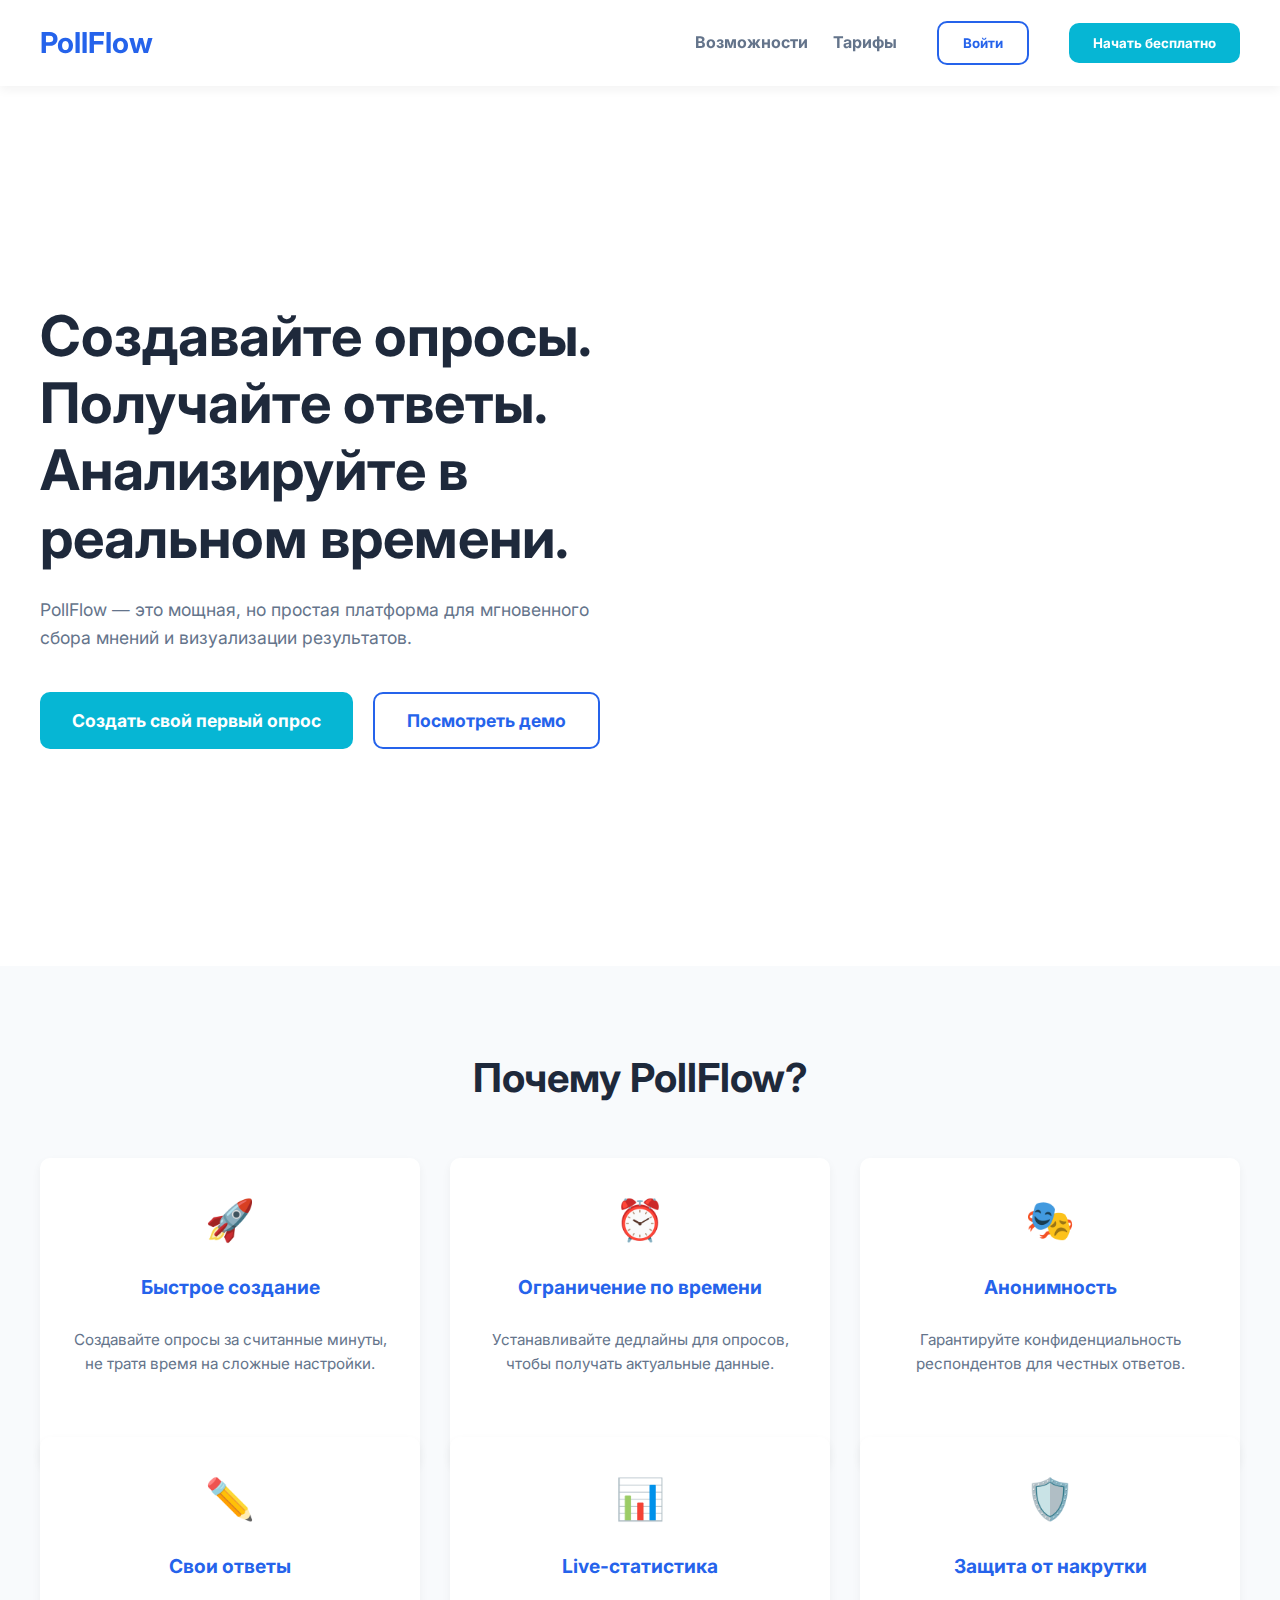
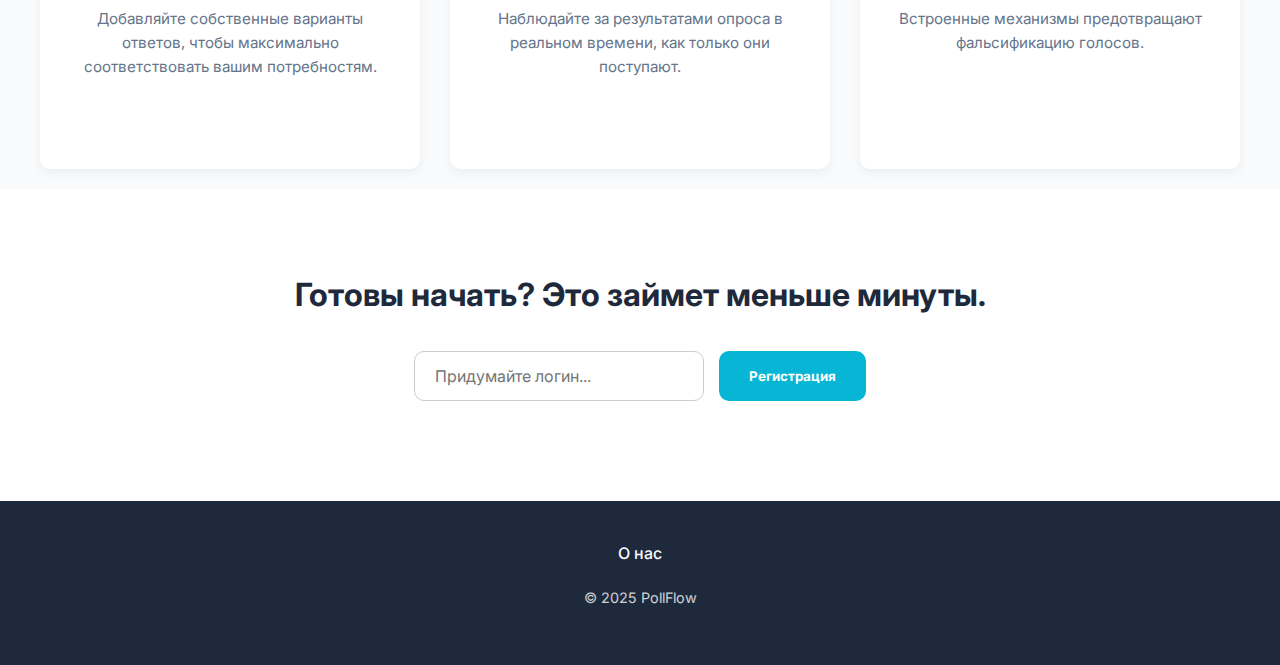
<file: index.html>
<!DOCTYPE html>
<html lang="ru">
<head>
    <meta charset="UTF-8">
    <meta name="viewport" content="width=device-width, initial-scale=1.0">
    <title>PollFlow - Создавайте опросы. Получайте ответы.</title>
    <link rel="stylesheet" href="style.css">
    <link href="https://fonts.googleapis.com/css2?family=Inter:wght@400;700&display=swap" rel="stylesheet">
</head>
<body>

    <header>
        <nav class="navbar">
            <div class="logo">
                <span class="logo-text">PollFlow</span>
            </div>
            <ul class="nav-links">
                <li><a href="#features">Возможности</a></li>
                <li><a href="#tariffs">Тарифы</a></li> 
                <li><button class="btn btn-outline">Войти</button></li>
                <li><button class="btn btn-primary">Начать бесплатно</button></li>
            </ul>
        </nav>
    </header>

    <main>
        <section class="hero-section">
            <div class="hero-content">
                <h1>Создавайте опросы. Получайте ответы. Анализируйте в реальном времени.</h1>
                <p class="subtitle">PollFlow — это мощная, но простая платформа для мгновенного сбора мнений и визуализации результатов.</p>
                <div class="hero-cta">
                    <button class="btn btn-primary btn-large">Создать свой первый опрос</button>
                    <button class="btn btn-outline btn-large">Посмотреть демо</button>
                </div>
            </div>
            </div>
        </section>

        <section id="features" class="features-section">
            <h2>Почему PollFlow?</h2>
            <div class="features-grid">
                <div class="feature-card">
                    <span class="feature-emoji">🚀</span>
                    <h3>Быстрое создание</h3>
                    <p>Создавайте опросы за считанные минуты, не тратя время на сложные настройки.</p>
                </div>
                <div class="feature-card">
                    <span class="feature-emoji">⏰</span>
                    <h3>Ограничение по времени</h3>
                    <p>Устанавливайте дедлайны для опросов, чтобы получать актуальные данные.</p>
                </div>
                <div class="feature-card">
                    <span class="feature-emoji">🎭</span>
                    <h3>Анонимность</h3>
                    <p>Гарантируйте конфиденциальность респондентов для честных ответов.</p>
                </div>
                <div class="feature-card">
                    <span class="feature-emoji">✏️</span>
                    <h3>Свои ответы</h3>
                    <p>Добавляйте собственные варианты ответов, чтобы максимально соответствовать вашим потребностям.</p>
                </div>
                <div class="feature-card">
                    <span class="feature-emoji">📊</span>
                    <h3>Live-статистика</h3>
                    <p>Наблюдайте за результатами опроса в реальном времени, как только они поступают.</p>
                </div>
                <div class="feature-card">
                    <span class="feature-emoji">🛡️</span>
                    <h3>Защита от накрутки</h3>
                    <p>Встроенные механизмы предотвращают фальсификацию голосов.</p>
                </div>
            </div>
        </section>

        <section class="cta-section">
            <div class="cta-content">
                <h3>Готовы начать? Это займет меньше минуты.</h3>
                <div class="registration-form">
                    <input type="text" placeholder="Придумайте логин...">
                    <button class="btn btn-primary">Регистрация</button>
                </div>

            </div>
        </section>
    </main>

    <footer>
        <div class="footer-links">
            <a href="#">О нас</a>

        </div>
        <p class="copyright">&copy; 2025 PollFlow</p>
    </footer>

</body>
</html>
</file>
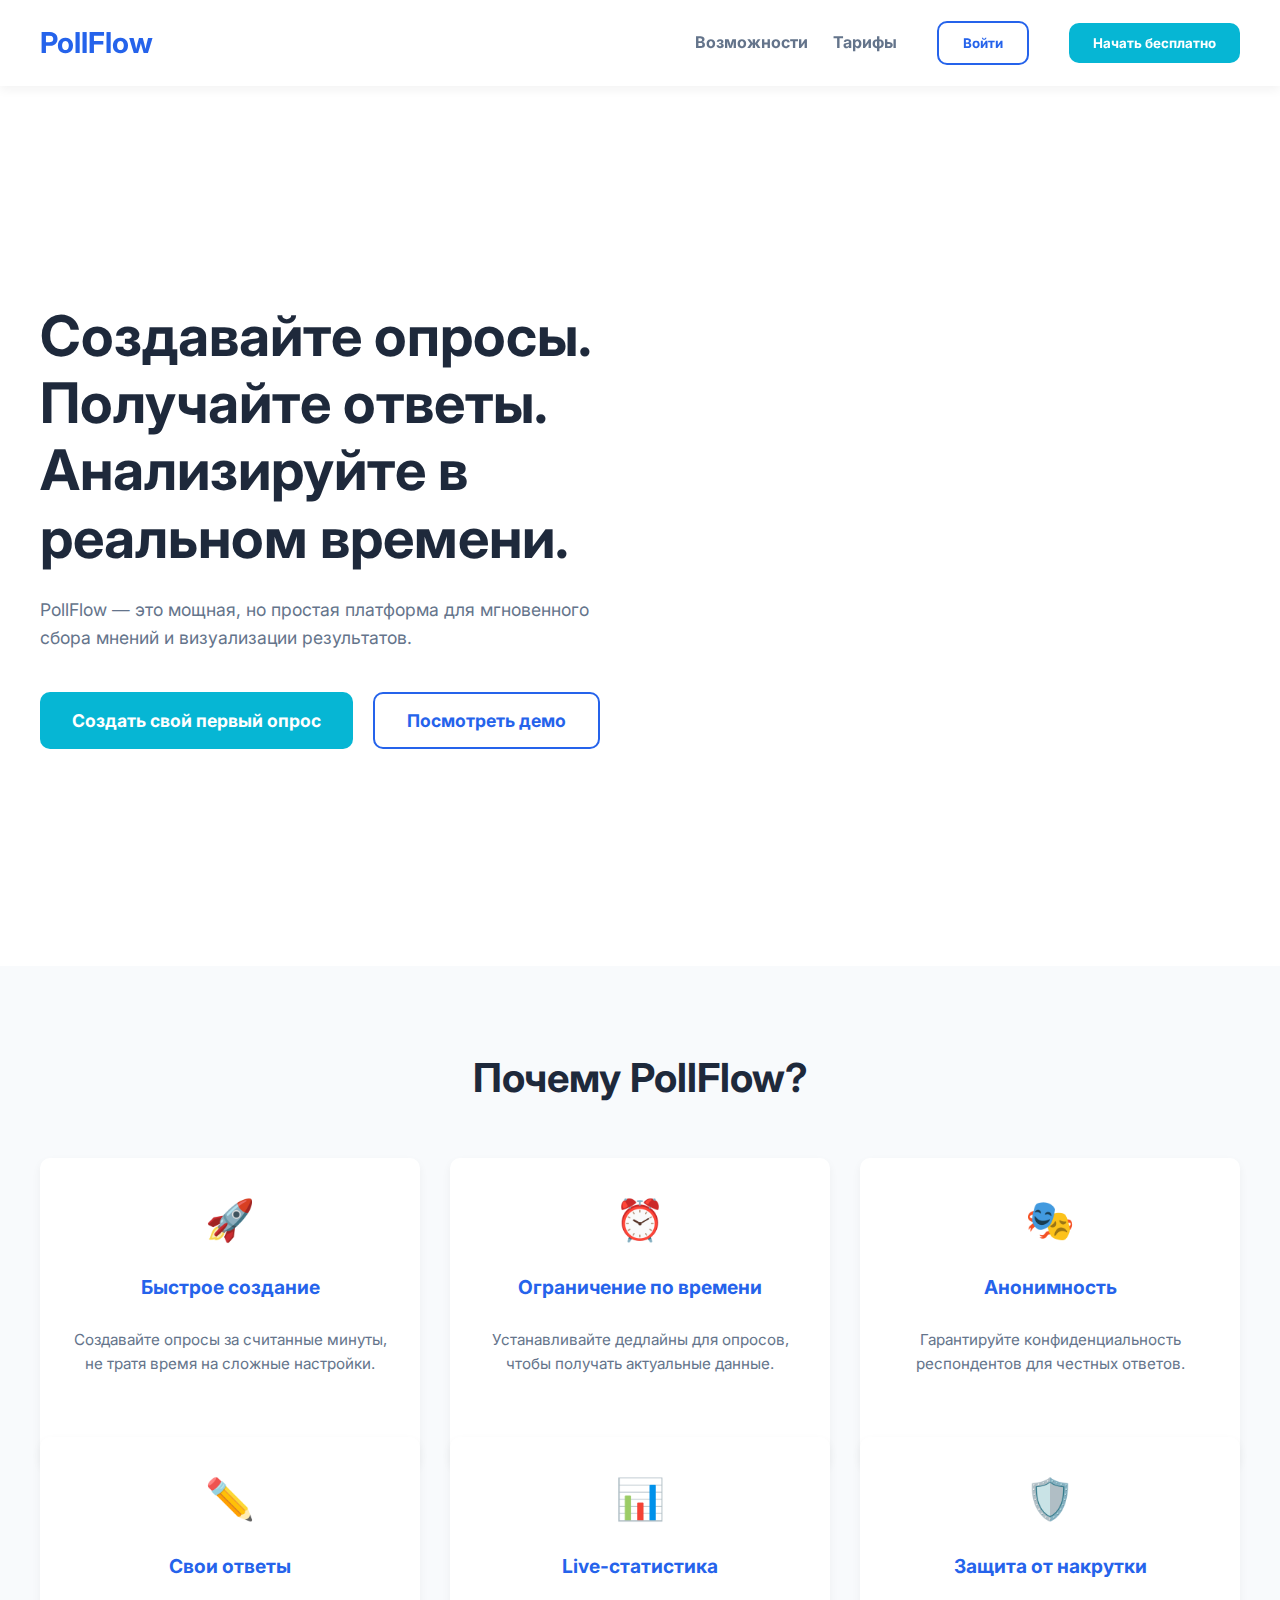
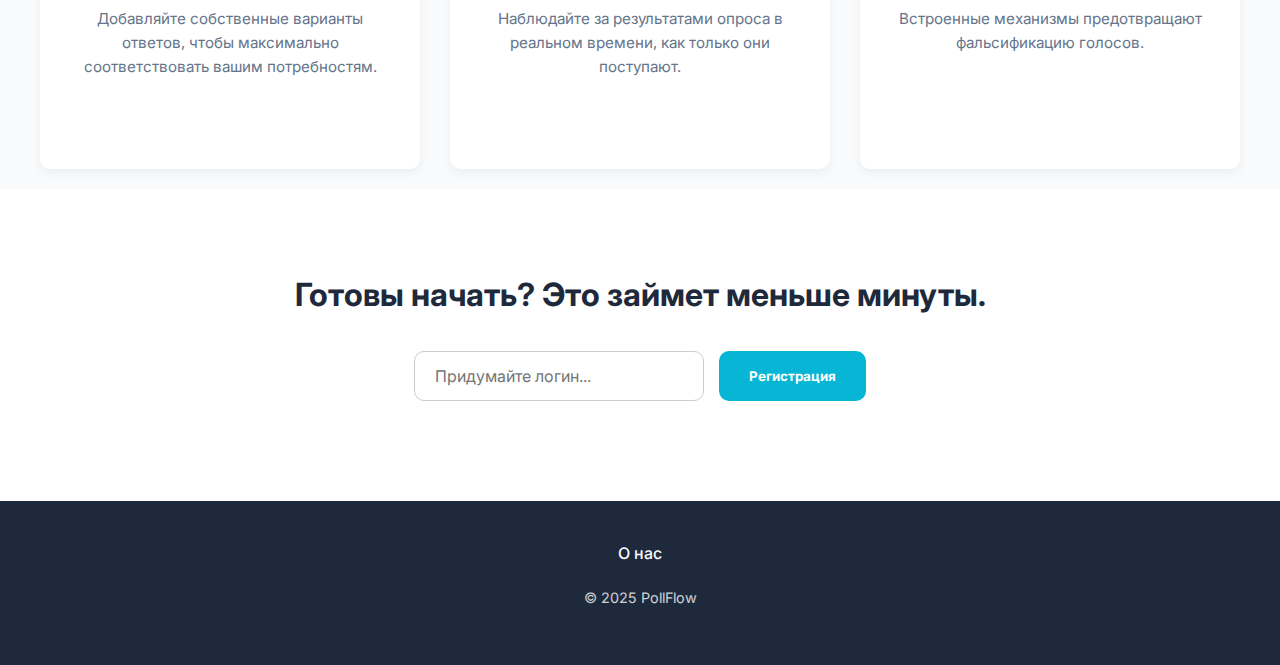
<file: templates/index.html>
<!DOCTYPE html>
<html lang="ru">
<head>
    <meta charset="UTF-8">
    <meta name="viewport" content="width=device-width, initial-scale=1.0">
    <title>PollFlow - Создавайте опросы. Получайте ответы.</title>
    <link rel="stylesheet" href="../static/css/style.css">
    <link href="https://fonts.googleapis.com/css2?family=Inter:wght@400;700&display=swap" rel="stylesheet">
</head>
<body>

    <header>
        <nav class="navbar">
            <div class="logo">
                <span class="logo-text">PollFlow</span>
            </div>
            <ul class="nav-links">
                <li><a href="#features">Возможности</a></li>
                <li><a href="#tariffs">Тарифы</a></li> 
                <li><button class="btn btn-outline">Войти</button></li>
                <li><button class="btn btn-primary">Начать бесплатно</button></li>
            </ul>
        </nav>
    </header>

    <main>
        <section class="hero-section">
            <div class="hero-content">
                <h1>Создавайте опросы. Получайте ответы. Анализируйте в реальном времени.</h1>
                <p class="subtitle">PollFlow — это мощная, но простая платформа для мгновенного сбора мнений и визуализации результатов.</p>
                <div class="hero-cta">
                    <button class="btn btn-primary btn-large">Создать свой первый опрос</button>
                    <button class="btn btn-outline btn-large">Посмотреть демо</button>
                </div>
            </div>
            </div>
        </section>

        <section id="features" class="features-section">
            <h2>Почему PollFlow?</h2>
            <div class="features-grid">
                <div class="feature-card">
                    <span class="feature-emoji">🚀</span>
                    <h3>Быстрое создание</h3>
                    <p>Создавайте опросы за считанные минуты, не тратя время на сложные настройки.</p>
                </div>
                <div class="feature-card">
                    <span class="feature-emoji">⏰</span>
                    <h3>Ограничение по времени</h3>
                    <p>Устанавливайте дедлайны для опросов, чтобы получать актуальные данные.</p>
                </div>
                <div class="feature-card">
                    <span class="feature-emoji">🎭</span>
                    <h3>Анонимность</h3>
                    <p>Гарантируйте конфиденциальность респондентов для честных ответов.</p>
                </div>
                <div class="feature-card">
                    <span class="feature-emoji">✏️</span>
                    <h3>Свои ответы</h3>
                    <p>Добавляйте собственные варианты ответов, чтобы максимально соответствовать вашим потребностям.</p>
                </div>
                <div class="feature-card">
                    <span class="feature-emoji">📊</span>
                    <h3>Live-статистика</h3>
                    <p>Наблюдайте за результатами опроса в реальном времени, как только они поступают.</p>
                </div>
                <div class="feature-card">
                    <span class="feature-emoji">🛡️</span>
                    <h3>Защита от накрутки</h3>
                    <p>Встроенные механизмы предотвращают фальсификацию голосов.</p>
                </div>
            </div>
        </section>

        <section class="cta-section">
            <div class="cta-content">
                <h3>Готовы начать? Это займет меньше минуты.</h3>
                <div class="registration-form">
                    <input type="text" placeholder="Придумайте логин...">
                    <button class="btn btn-primary">Регистрация</button>
                </div>

            </div>
        </section>
    </main>

    <footer>
        <div class="footer-links">
            <a href="#">О нас</a>

        </div>
        <p class="copyright">&copy; 2025 PollFlow</p>
    </footer>

</body>
</html>
</file>
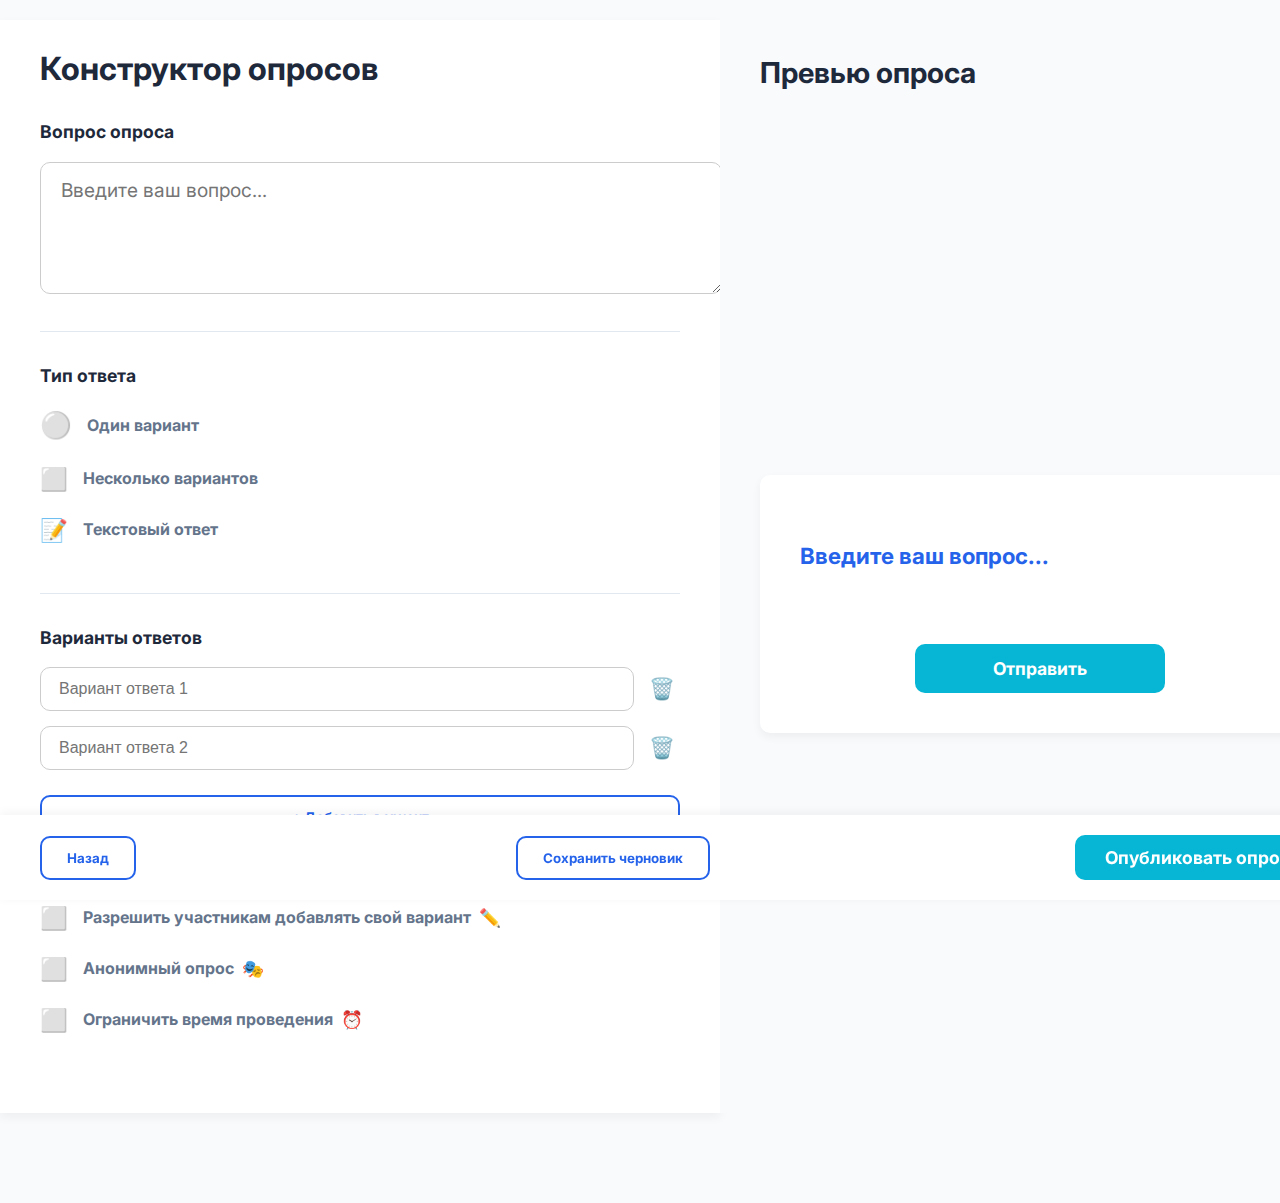
<file: constructor.html>
<!DOCTYPE html>
<html lang="ru">
<head>
    <meta charset="UTF-8">
    <meta name="viewport" content="width=device-width, initial-scale=1.0">
    <title>PollFlow - Конструктор опросов</title>
    <link rel="stylesheet" href="style.css"> 
    <link rel="stylesheet" href="dashboard.css"> 
    <link rel="stylesheet" href="constructor.css"> 
    <link href="https://fonts.googleapis.com/css2?family=Inter:wght@400;700&display=swap" rel="stylesheet">
</head>
<body>

    <div class="constructor-layout">

        <section class="settings-panel">
            <h1>Конструктор опросов</h1>

            <div class="setting-group">
                <label for="question-input">Вопрос опроса</label>
                <textarea id="question-input" placeholder="Введите ваш вопрос..."></textarea>
            </div>

            <div class="setting-group">
                <label>Тип ответа</label>
                <div class="radio-group">
                    <label class="radio-option">
                        <input type="radio" name="answer-type" value="single-choice" checked>
                        <span class="radio-icon">⚪️</span> Один вариант
                    </label>
                    <label class="radio-option">
                        <input type="radio" name="answer-type" value="multi-choice">
                        <span class="radio-icon">⬜️</span> Несколько вариантов
                    </label>
                    <label class="radio-option">
                        <input type="radio" name="answer-type" value="text-answer">
                        <span class="radio-icon">📝</span> Текстовый ответ
                    </label>
                </div>
            </div>

            <div class="setting-group">
                <label>Варианты ответов</label>
                <div class="answer-options">
                    <div class="option-input-row">
                        <input type="text" placeholder="Вариант ответа 1">
                        <button class="btn-icon delete-option-btn tooltip" title="Удалить">🗑️</button>
                    </div>
                    <div class="option-input-row">
                        <input type="text" placeholder="Вариант ответа 2">
                        <button class="btn-icon delete-option-btn tooltip" title="Удалить">🗑️</button>
                    </div>
                    <!-- JS -->
                </div>
                <button class="btn btn-outline btn-add-option">+ Добавить вариант</button>
            </div>

            <div class="setting-group">
                <label class="checkbox-label">
                    <input type="checkbox" class="setting-checkbox">
                    <span class="checkbox-icon">⬜️</span> Разрешить участникам добавлять свой вариант <span class="emoji-label">✏️</span>
                </label>
                <label class="checkbox-label">
                    <input type="checkbox" class="setting-checkbox">
                    <span class="checkbox-icon">⬜️</span> Анонимный опрос <span class="emoji-label">🎭</span>
                </label>
                <label class="checkbox-label">
                    <input type="checkbox" class="setting-checkbox" id="time-limit-checkbox">
                    <span class="checkbox-icon">⬜️</span> Ограничить время проведения <span class="emoji-label">⏰</span>
                </label>
                <div id="time-limit-input-group" class="time-limit-input-group" style="display: none;">
                    <input type="number" min="1" placeholder="Время в минутах">
                    <span>минут</span>
                </div>
            </div>
        </section>


        <section class="preview-panel">
            <h2>Превью опроса</h2>
            <div class="preview-content">
                <div class="preview-question">
                    <p>Введите ваш вопрос...</p>
                </div>
                <div class="preview-options">
                </div>
                <button class="btn btn-primary send-preview-btn">Отправить</button>
            </div>
        </section>

    </div>

    <footer class="action-footer">
        <button class="btn btn-outline btn-back">Назад</button>
        <button class="btn btn-outline">Сохранить черновик</button>
        <button class="btn btn-primary">Опубликовать опрос</button>
    </footer>
    <!-- <script src="constructor.js"></script> -->

</body>
</html>
</file>
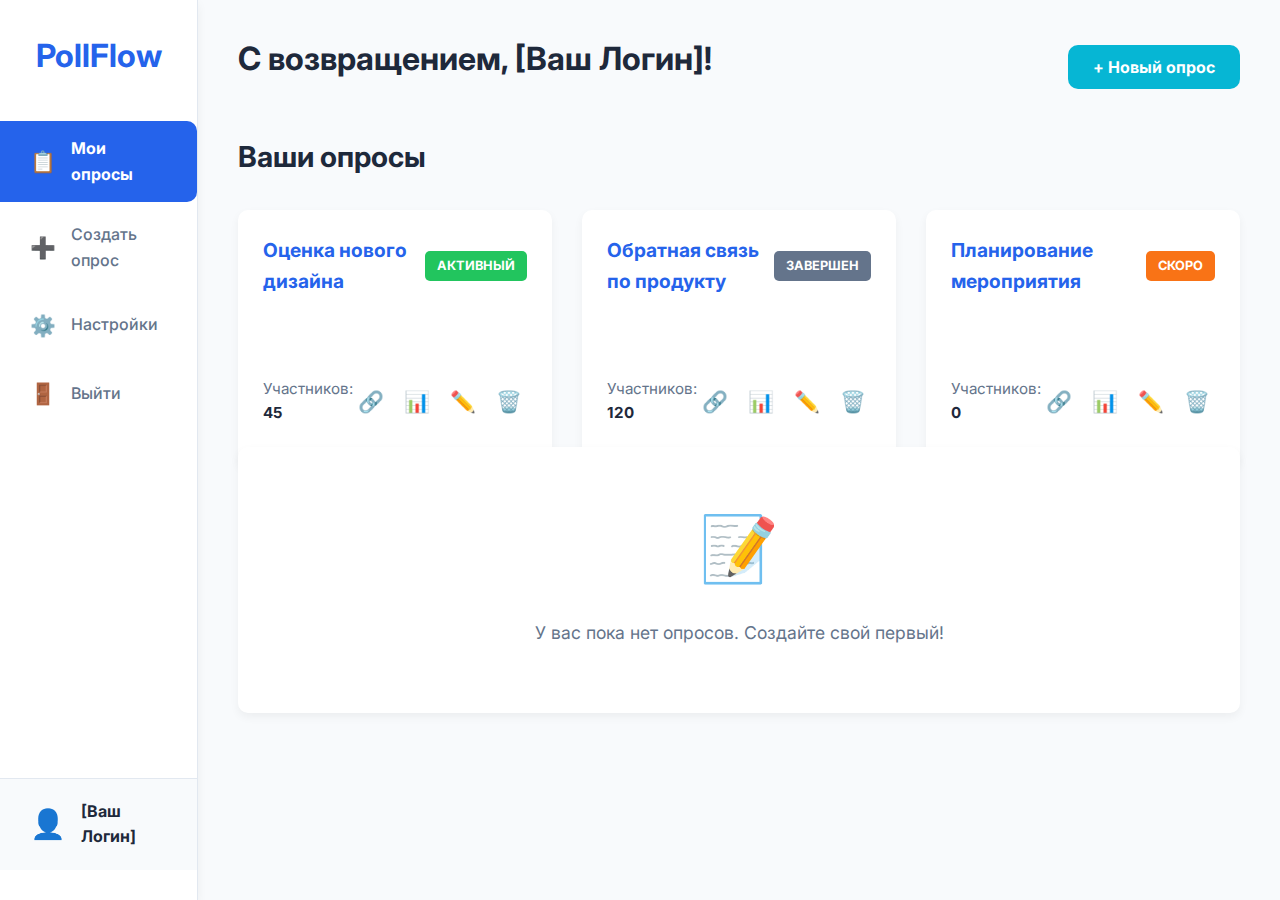
<file: dashboard.html>
<!DOCTYPE html>
<html lang="ru">
<head>
    <meta charset="UTF-8">
    <meta name="viewport" content="width=device-width, initial-scale=1.0">
    <title>PollFlow - Личный кабинет</title>
    <link rel="stylesheet" href="style.css"> 
    <link rel="stylesheet" href="dashboard.css"> 
    <link href="https://fonts.googleapis.com/css2?family=Inter:wght@400;700&display=swap" rel="stylesheet">
</head>
<body>

    <div class="dashboard-layout">

        <aside class="sidebar">
            <div class="sidebar-header">
                <span class="logo-text">PollFlow</span>
            </div>
            <nav class="sidebar-nav">
                <ul>
                    <li class="nav-item active"><a href="#"><span class="emoji-icon">📋</span> Мои опросы</a></li>
                    <li class="nav-item"><a href="#"><span class="emoji-icon">➕</span> Создать опрос</a></li>
                    <li class="nav-item"><a href="#"><span class="emoji-icon">⚙️</span> Настройки</a></li>
                    <li class="nav-item"><a href="#"><span class="emoji-icon">🚪</span> Выйти</a></li>
                </ul>
            </nav>
            <div class="sidebar-footer">
                <span class="avatar-placeholder">👤</span>
                <span class="user-login">[Ваш Логин]</span>
            </div>
        </aside>

        <main class="main-content">
            <div class="main-header">
                <h1>С возвращением, [Ваш Логин]!</h1>
                <button class="btn btn-primary btn-large">+ Новый опрос</button>
            </div>

            <section class="surveys-section">
                <h2>Ваши опросы</h2>
                <div class="surveys-grid">

                    <div class="survey-card">
                        <div class="card-header">
                            <h3 class="survey-title">Оценка нового дизайна</h3>
                            <span class="status-badge active">Активный</span>
                        </div>
                        <div class="card-body">
                            <p class="participants">Участников: <strong>45</strong></p>
                            <div class="actions">
                                <span class="icon-link tooltip" title="Скопировать ссылку">🔗</span>
                                <button class="icon-button tooltip" title="Статистика">📊</button>
                                <button class="icon-button tooltip" title="Редактировать">✏️</button>
                                <button class="icon-button tooltip" title="Удалить">🗑️</button>
                            </div>
                        </div>
                    </div>


                    <div class="survey-card">
                        <div class="card-header">
                            <h3 class="survey-title">Обратная связь по продукту</h3>
                            <span class="status-badge completed">Завершен</span>
                        </div>
                        <div class="card-body">
                            <p class="participants">Участников: <strong>120</strong></p>
                            <div class="actions">
                                <span class="icon-link tooltip" title="Скопировать ссылку">🔗</span>
                                <button class="icon-button tooltip" title="Статистика">📊</button>
                                <button class="icon-button tooltip" title="Редактировать">✏️</button>
                                <button class="icon-button tooltip" title="Удалить">🗑️</button>
                            </div>
                        </div>
                    </div>

 
                    <div class="survey-card">
                        <div class="card-header">
                            <h3 class="survey-title">Планирование мероприятия</h3>
                            <span class="status-badge upcoming">Скоро</span>
                        </div>
                        <div class="card-body">
                            <p class="participants">Участников: <strong>0</strong></p>
                            <div class="actions">
                                <span class="icon-link tooltip" title="Скопировать ссылку">🔗</span>
                                <button class="icon-button tooltip" title="Статистика">📊</button>
                                <button class="icon-button tooltip" title="Редактировать">✏️</button>
                                <button class="icon-button tooltip" title="Удалить">🗑️</button>
                            </div>
                        </div>
                    </div>

                    <div class="no-surveys-block">
                        <span class="no-surveys-icon">📝</span>
                        <p>У вас пока нет опросов. Создайте свой первый!</p>
                    </div>

                </div>
            </section>
        </main>
    </div>

</body>
</html>
</file>
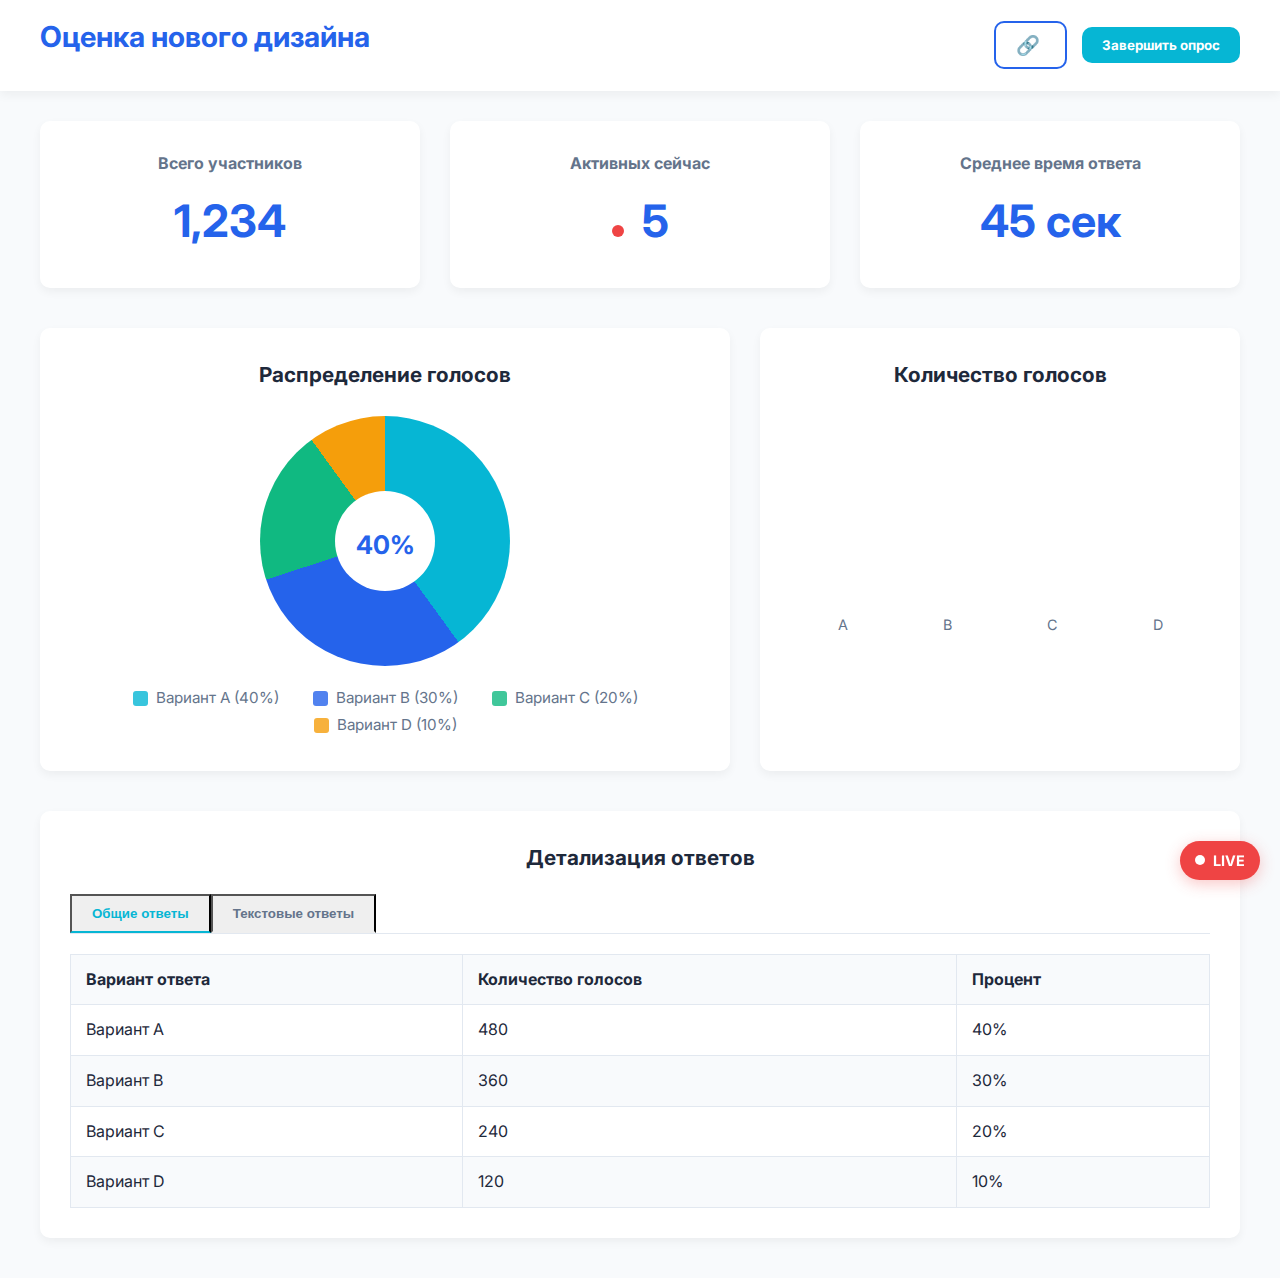
<file: results-dashboard.html>
<!DOCTYPE html>
<html lang="ru">
<head>
    <meta charset="UTF-8">
    <meta name="viewport" content="width=device-width, initial-scale=1.0">
    <title>PollFlow - Live Статистика</title>
    <link rel="stylesheet" href="style.css">
    <link rel="stylesheet" href="dashboard.css"> 
    <link rel="stylesheet" href="results-dashboard.css"> 
    <link href="https://fonts.googleapis.com/css2?family=Inter:wght@400;700&display=swap" rel="stylesheet">
</head>
<body>

    <header class="results-header">
        <h1 class="survey-title">Оценка нового дизайна</h1>
        <div class="header-actions">
            <button class="btn btn-outline tooltip" title="Поделиться ссылкой"><span class="emoji-icon">🔗</span></button>
            <button class="btn btn-primary">Завершить опрос</button>
        </div>
    </header>

    <main class="results-main">
        <section class="kpi-section">
            <div class="kpi-card">
                <h2>Всего участников</h2>
                <p class="kpi-value">1,234</p>
            </div>
            <div class="kpi-card">
                <h2>Активных сейчас</h2>
                <p class="kpi-value blinking">
                    <span class="live-dot"></span> 5
                </p>
            </div>
            <div class="kpi-card">
                <h2>Среднее время ответа</h2>
                <p class="kpi-value">45 сек</p>
            </div>
        </section>

        <section class="charts-section">
            <div class="chart-container pie-chart-container">
                <h3>Распределение голосов</h3>
                <div class="chart pie-chart">
                    <div class="chart-segment" style="--p:40;"></div>
                    <div class="chart-segment" style="--p:30;"></div>
                    <div class="chart-segment" style="--p:20;"></div>
                    <div class="chart-segment" style="--p:10;"></div>
                    <div class="chart-center">
                        <p>40%</p>
                    </div>
                </div>
                <div class="chart-legend">
                    <div class="legend-item"><span class="legend-color" style="background-color: var(--accent-cyan);"></span>Вариант A (40%)</div>
                    <div class="legend-item"><span class="legend-color" style="background-color: var(--primary-blue);"></span>Вариант B (30%)</div>
                    <div class="legend-item"><span class="legend-color" style="background-color: #10b981;"></span>Вариант C (20%)</div>
                    <div class="legend-item"><span class="legend-color" style="background-color: #f59e0b;"></span>Вариант D (10%)</div>
                </div>
            </div>

            <div class="chart-container bar-chart-container">
                <h3>Количество голосов</h3>
                <div class="chart bar-chart">
                    <div class="bar-group">
                        <div class="bar" style="height: 40%;"></div>
                        <div class="bar-label">A</div>
                    </div>
                    <div class="bar-group">
                        <div class="bar" style="height: 30%;"></div>
                        <div class="bar-label">B</div>
                    </div>
                    <div class="bar-group">
                        <div class="bar" style="height: 20%;"></div>
                        <div class="bar-label">C</div>
                    </div>
                    <div class="bar-group">
                        <div class="bar" style="height: 10%;"></div>
                        <div class="bar-label">D</div>
                    </div>
                </div>
            </div>
        </section>

        <section class="raw-data-section">
            <h2>Детализация ответов</h2>
            <div class="tabs">
                <button class="tab active">Общие ответы</button>
                <button class="tab">Текстовые ответы</button>
            </div>
            <div class="table-wrapper">
                <table>
                    <thead>
                        <tr>
                            <th>Вариант ответа</th>
                            <th>Количество голосов</th>
                            <th>Процент</th>
                        </tr>
                    </thead>
                    <tbody>
                        <tr>
                            <td>Вариант A</td>
                            <td>480</td>
                            <td>40%</td>
                        </tr>
                        <tr>
                            <td>Вариант B</td>
                            <td>360</td>
                            <td>30%</td>
                        </tr>
                        <tr>
                            <td>Вариант C</td>
                            <td>240</td>
                            <td>20%</td>
                        </tr>
                        <tr>
                            <td>Вариант D</td>
                            <td>120</td>
                            <td>10%</td>
                        </tr>
                    </tbody>
                </table>
            </div>
        </section>
    </main>

    <div class="live-indicator">
        <span class="live-dot pulsating"></span> LIVE
    </div>

</body>
</html>
</file>
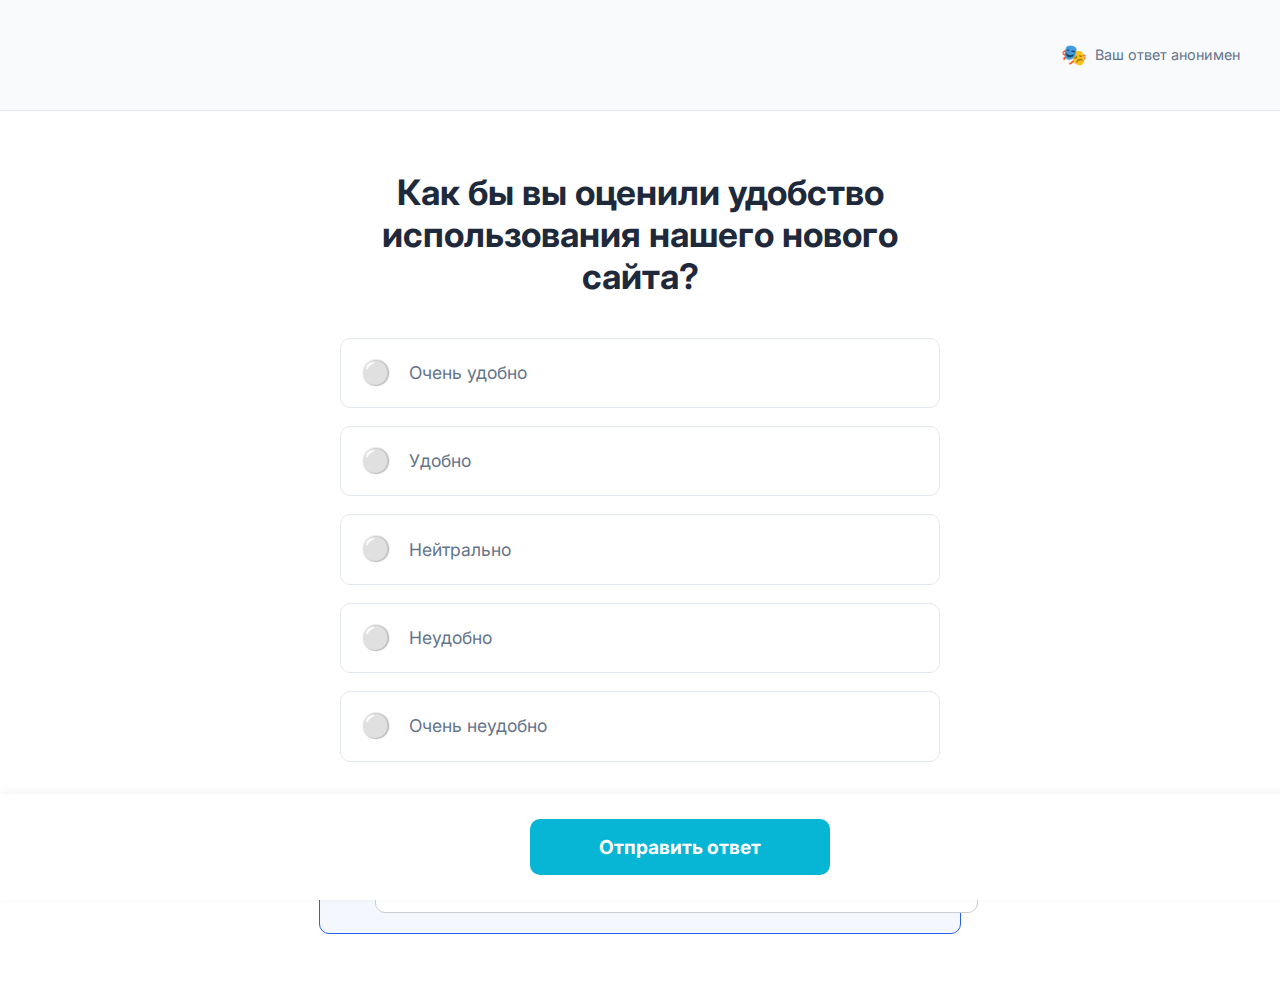
<file: survey-taker.html>
<!DOCTYPE html>
<html lang="ru">
<head>
    <meta charset="UTF-8">
    <meta name="viewport" content="width=device-width, initial-scale=1.0">
    <title>PollFlow - Пройти опрос</title>
    <link rel="stylesheet" href="style.css">
    <link rel="stylesheet" href="constructor.css">
    <link rel="stylesheet" href="survey-taker.css">
    <link href="https://fonts.googleapis.com/css2?family=Inter:wght@400;700&display=swap" rel="stylesheet">
</head>
<body>

    <header class="survey-header">
        <div class="timer-container">
            <div class="timer-circle">
                <span class="timer-value">05:00</span>
            </div>
        </div>
        <div class="anonymous-info">
            <span class="emoji-mask">🎭</span> Ваш ответ анонимен
        </div>
    </header>

    <main class="survey-main">
        <h1 class="survey-question">
            Как бы вы оценили удобство использования нашего нового сайта?
        </h1>

        <div class="options-list">
            <label class="option-item">
                <input type="radio" name="survey-answer" value="very-good">
                <span class="option-icon">⚪️</span> Очень удобно
            </label>
            <label class="option-item">
                <input type="radio" name="survey-answer" value="good">
                <span class="option-icon">⚪️</span> Удобно
            </label>
            <label class="option-item">
                <input type="radio" name="survey-answer" value="neutral">
                <span class="option-icon">⚪️</span> Нейтрально
            </label>
            <label class="option-item">
                <input type="radio" name="survey-answer" value="bad">
                <span class="option-icon">⚪️</span> Неудобно
            </label>
            <label class="option-item">
                <input type="radio" name="survey-answer" value="very-bad">
                <span class="option-icon">⚪️</span> Очень неудобно
            </label>
        </div>

        <div class="other-option-block">
            <label class="option-item">
                <input type="radio" name="survey-answer" value="other">
                <span class="option-icon">⚪️</span> Другой вариант
            </label>
            <input type="text" placeholder="Введите свой ответ...">
        </div>

    </main>

    <footer class="survey-footer">
        <button class="btn btn-primary btn-send-answer">Отправить ответ</button>
    </footer>

</body>
</html>
</file>
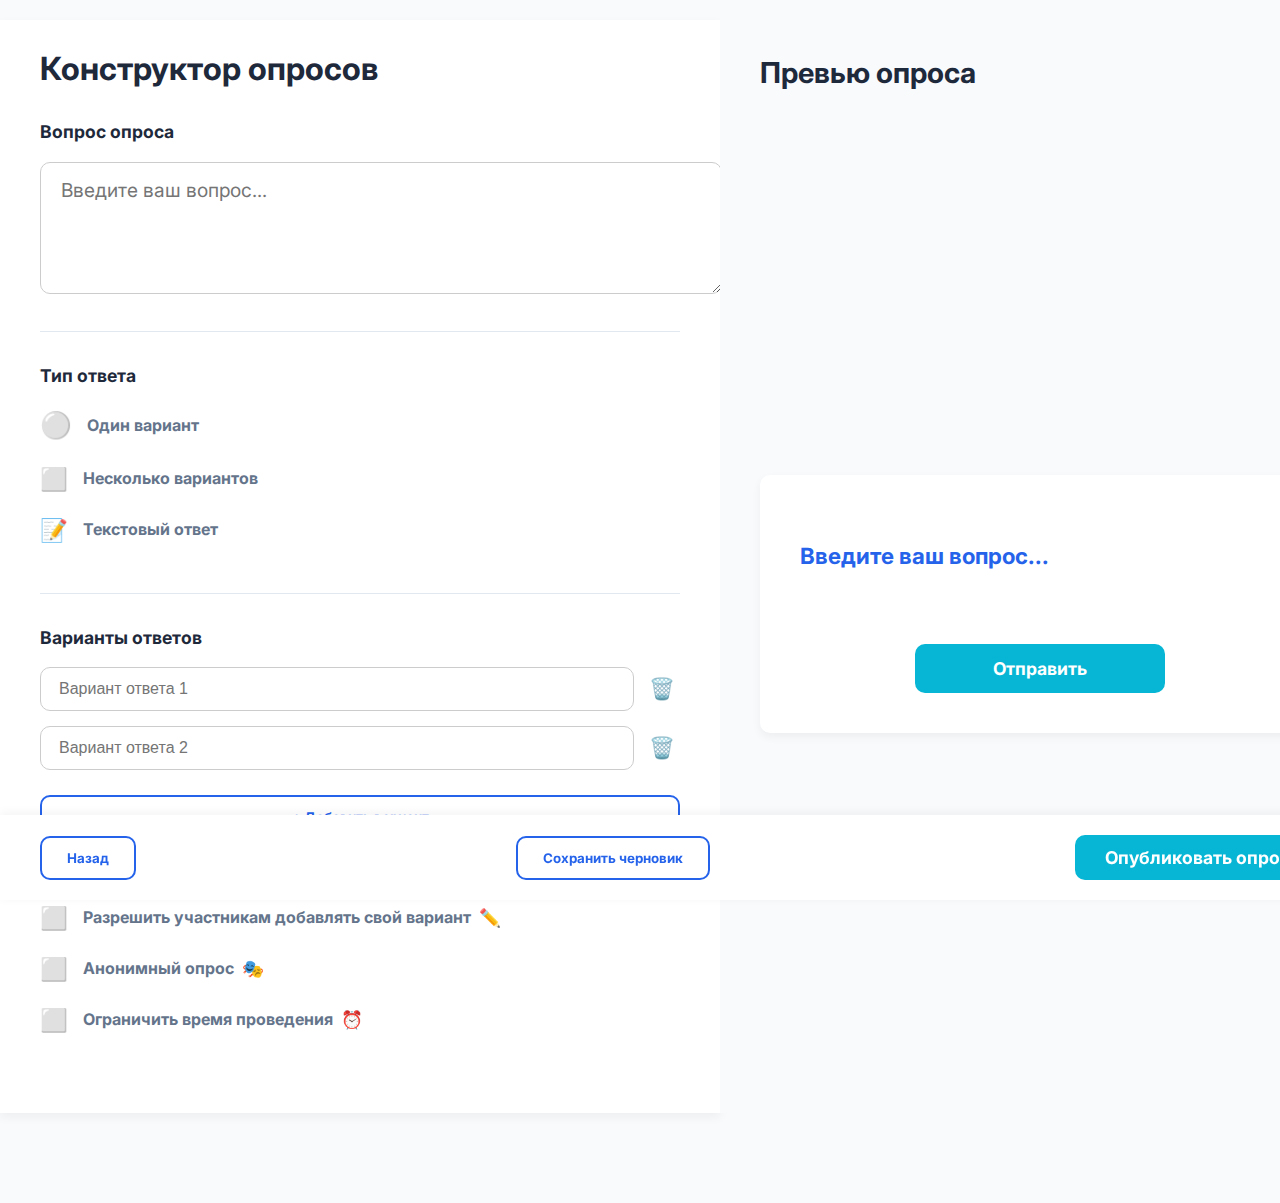
<file: templates/constructor.html>
<!DOCTYPE html>
<html lang="ru">
<head>
    <meta charset="UTF-8">
    <meta name="viewport" content="width=device-width, initial-scale=1.0">
    <title>PollFlow - Конструктор опросов</title>
    <link rel="stylesheet" href="../static/css/style.css">
    <link rel="stylesheet" href="../static/css/dashboard.css">
    <link rel="stylesheet" href="../static/css/constructor.css">
    <link href="https://fonts.googleapis.com/css2?family=Inter:wght@400;700&display=swap" rel="stylesheet">
</head>
<body>

    <div class="constructor-layout">

        <section class="settings-panel">
            <h1>Конструктор опросов</h1>

            <div class="setting-group">
                <label for="question-input">Вопрос опроса</label>
                <textarea id="question-input" placeholder="Введите ваш вопрос..."></textarea>
            </div>

            <div class="setting-group">
                <label>Тип ответа</label>
                <div class="radio-group">
                    <label class="radio-option">
                        <input type="radio" name="answer-type" value="single-choice" checked>
                        <span class="radio-icon">⚪️</span> Один вариант
                    </label>
                    <label class="radio-option">
                        <input type="radio" name="answer-type" value="multi-choice">
                        <span class="radio-icon">⬜️</span> Несколько вариантов
                    </label>
                    <label class="radio-option">
                        <input type="radio" name="answer-type" value="text-answer">
                        <span class="radio-icon">📝</span> Текстовый ответ
                    </label>
                </div>
            </div>

            <div class="setting-group">
                <label>Варианты ответов</label>
                <div class="answer-options">
                    <div class="option-input-row">
                        <input type="text" placeholder="Вариант ответа 1">
                        <button class="btn-icon delete-option-btn tooltip" title="Удалить">🗑️</button>
                    </div>
                    <div class="option-input-row">
                        <input type="text" placeholder="Вариант ответа 2">
                        <button class="btn-icon delete-option-btn tooltip" title="Удалить">🗑️</button>
                    </div>
                    <!-- JS -->
                </div>
                <button class="btn btn-outline btn-add-option">+ Добавить вариант</button>
            </div>

            <div class="setting-group">
                <label class="checkbox-label">
                    <input type="checkbox" class="setting-checkbox">
                    <span class="checkbox-icon">⬜️</span> Разрешить участникам добавлять свой вариант <span class="emoji-label">✏️</span>
                </label>
                <label class="checkbox-label">
                    <input type="checkbox" class="setting-checkbox">
                    <span class="checkbox-icon">⬜️</span> Анонимный опрос <span class="emoji-label">🎭</span>
                </label>
                <label class="checkbox-label">
                    <input type="checkbox" class="setting-checkbox" id="time-limit-checkbox">
                    <span class="checkbox-icon">⬜️</span> Ограничить время проведения <span class="emoji-label">⏰</span>
                </label>
                <div id="time-limit-input-group" class="time-limit-input-group" style="display: none;">
                    <input type="number" min="1" placeholder="Время в минутах">
                    <span>минут</span>
                </div>
            </div>
        </section>


        <section class="preview-panel">
            <h2>Превью опроса</h2>
            <div class="preview-content">
                <div class="preview-question">
                    <p>Введите ваш вопрос...</p>
                </div>
                <div class="preview-options">
                </div>
                <button class="btn btn-primary send-preview-btn">Отправить</button>
            </div>
        </section>

    </div>

    <footer class="action-footer">
        <button class="btn btn-outline btn-back">Назад</button>
        <button class="btn btn-outline">Сохранить черновик</button>
        <button class="btn btn-primary">Опубликовать опрос</button>
    </footer>
    <!-- <script src="constructor.js"></script> -->

</body>
</html>
</file>
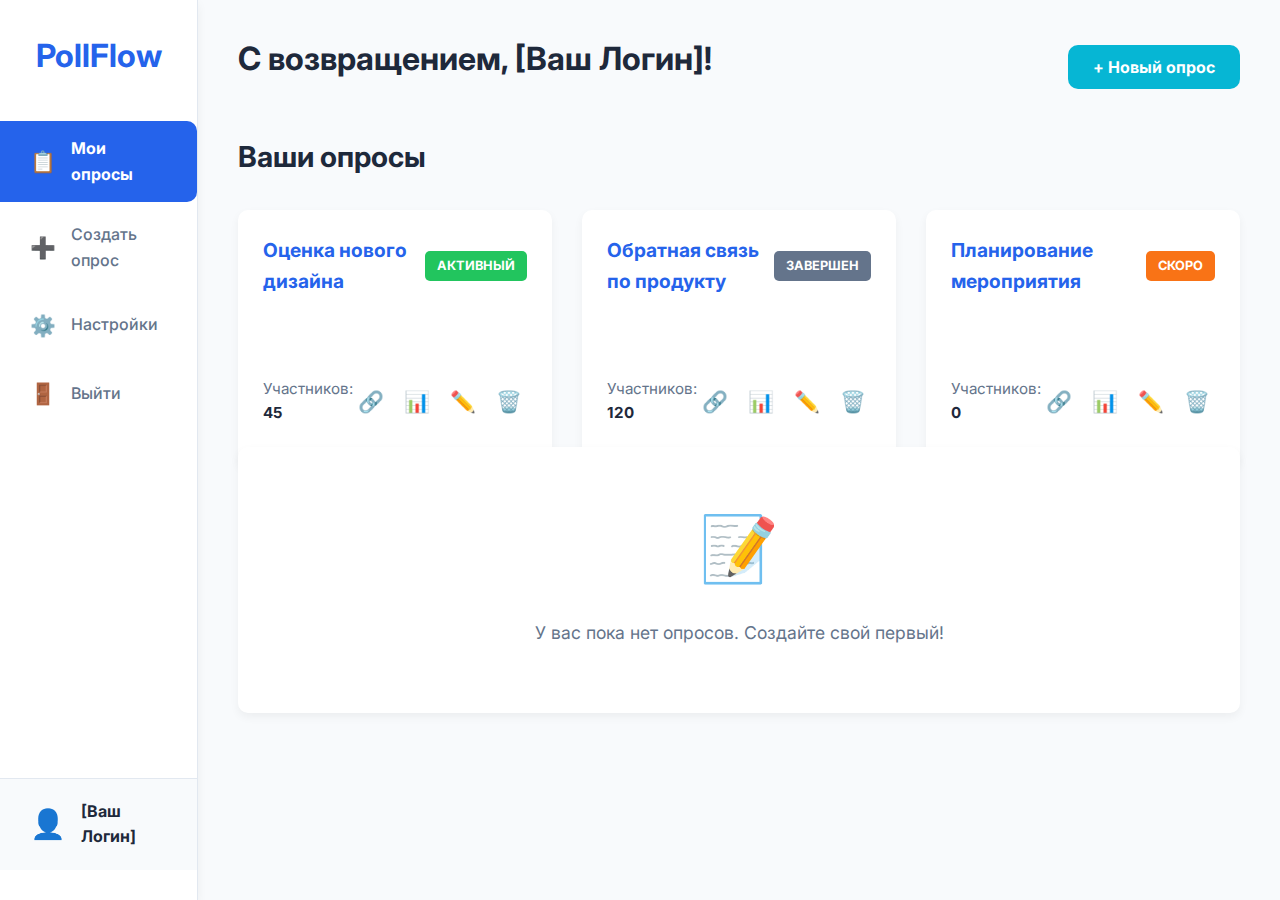
<file: templates/dashboard.html>
<!DOCTYPE html>
<html lang="ru">
<head>
    <meta charset="UTF-8">
    <meta name="viewport" content="width=device-width, initial-scale=1.0">
    <title>PollFlow - Личный кабинет</title>
    <link rel="stylesheet" href="../static/css/style.css">
    <link rel="stylesheet" href="../static/css/dashboard.css">
    <link href="https://fonts.googleapis.com/css2?family=Inter:wght@400;700&display=swap" rel="stylesheet">
</head>
<body>

    <div class="dashboard-layout">

        <aside class="sidebar">
            <div class="sidebar-header">
                <span class="logo-text">PollFlow</span>
            </div>
            <nav class="sidebar-nav">
                <ul>
                    <li class="nav-item active"><a href="#"><span class="emoji-icon">📋</span> Мои опросы</a></li>
                    <li class="nav-item"><a href="#"><span class="emoji-icon">➕</span> Создать опрос</a></li>
                    <li class="nav-item"><a href="#"><span class="emoji-icon">⚙️</span> Настройки</a></li>
                    <li class="nav-item"><a href="#"><span class="emoji-icon">🚪</span> Выйти</a></li>
                </ul>
            </nav>
            <div class="sidebar-footer">
                <span class="avatar-placeholder">👤</span>
                <span class="user-login">[Ваш Логин]</span>
            </div>
        </aside>

        <main class="main-content">
            <div class="main-header">
                <h1>С возвращением, [Ваш Логин]!</h1>
                <button class="btn btn-primary btn-large">+ Новый опрос</button>
            </div>

            <section class="surveys-section">
                <h2>Ваши опросы</h2>
                <div class="surveys-grid">

                    <div class="survey-card">
                        <div class="card-header">
                            <h3 class="survey-title">Оценка нового дизайна</h3>
                            <span class="status-badge active">Активный</span>
                        </div>
                        <div class="card-body">
                            <p class="participants">Участников: <strong>45</strong></p>
                            <div class="actions">
                                <span class="icon-link tooltip" title="Скопировать ссылку">🔗</span>
                                <button class="icon-button tooltip" title="Статистика">📊</button>
                                <button class="icon-button tooltip" title="Редактировать">✏️</button>
                                <button class="icon-button tooltip" title="Удалить">🗑️</button>
                            </div>
                        </div>
                    </div>


                    <div class="survey-card">
                        <div class="card-header">
                            <h3 class="survey-title">Обратная связь по продукту</h3>
                            <span class="status-badge completed">Завершен</span>
                        </div>
                        <div class="card-body">
                            <p class="participants">Участников: <strong>120</strong></p>
                            <div class="actions">
                                <span class="icon-link tooltip" title="Скопировать ссылку">🔗</span>
                                <button class="icon-button tooltip" title="Статистика">📊</button>
                                <button class="icon-button tooltip" title="Редактировать">✏️</button>
                                <button class="icon-button tooltip" title="Удалить">🗑️</button>
                            </div>
                        </div>
                    </div>

 
                    <div class="survey-card">
                        <div class="card-header">
                            <h3 class="survey-title">Планирование мероприятия</h3>
                            <span class="status-badge upcoming">Скоро</span>
                        </div>
                        <div class="card-body">
                            <p class="participants">Участников: <strong>0</strong></p>
                            <div class="actions">
                                <span class="icon-link tooltip" title="Скопировать ссылку">🔗</span>
                                <button class="icon-button tooltip" title="Статистика">📊</button>
                                <button class="icon-button tooltip" title="Редактировать">✏️</button>
                                <button class="icon-button tooltip" title="Удалить">🗑️</button>
                            </div>
                        </div>
                    </div>

                    <div class="no-surveys-block">
                        <span class="no-surveys-icon">📝</span>
                        <p>У вас пока нет опросов. Создайте свой первый!</p>
                    </div>

                </div>
            </section>
        </main>
    </div>

</body>
</html>
</file>
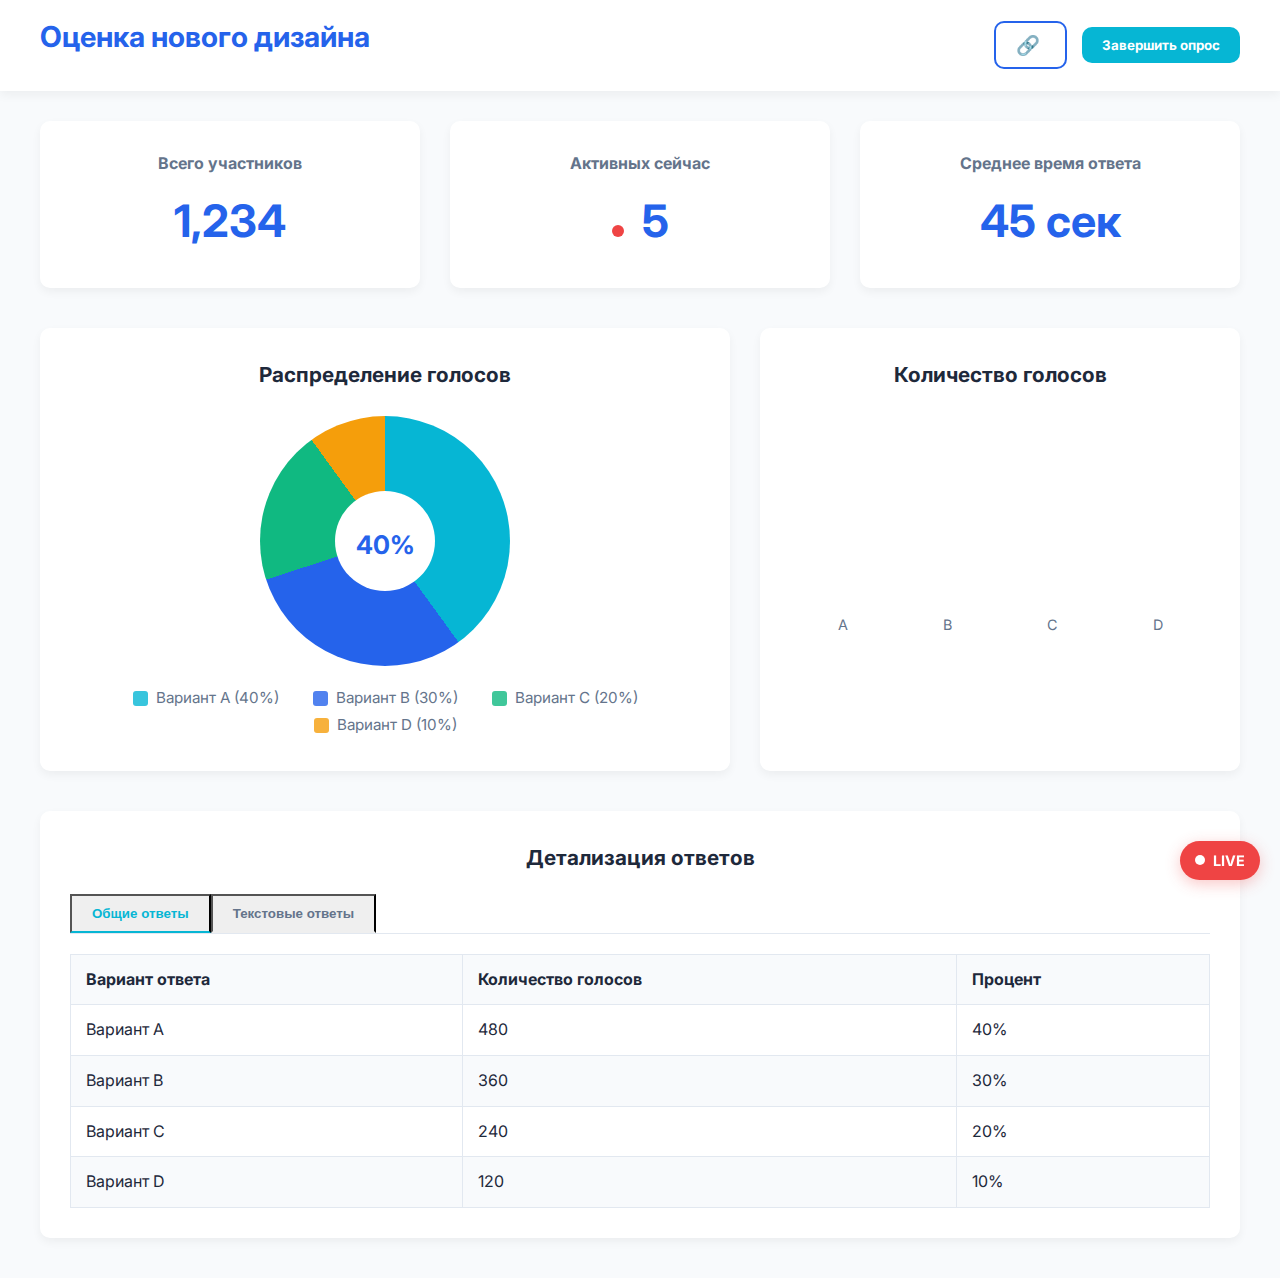
<file: templates/results-dashboard.html>
<!DOCTYPE html>
<html lang="ru">
<head>
    <meta charset="UTF-8">
    <meta name="viewport" content="width=device-width, initial-scale=1.0">
    <title>PollFlow - Live Статистика</title>
    <link rel="stylesheet" href="../static/css/style.css">
    <link rel="stylesheet" href="../static/css/dashboard.css">
    <link rel="stylesheet" href="../static/css/results-dashboard.css">
    <link href="https://fonts.googleapis.com/css2?family=Inter:wght@400;700&display=swap" rel="stylesheet">
</head>
<body>

    <header class="results-header">
        <h1 class="survey-title">Оценка нового дизайна</h1>
        <div class="header-actions">
            <button class="btn btn-outline tooltip" title="Поделиться ссылкой"><span class="emoji-icon">🔗</span></button>
            <button class="btn btn-primary">Завершить опрос</button>
        </div>
    </header>

    <main class="results-main">
        <section class="kpi-section">
            <div class="kpi-card">
                <h2>Всего участников</h2>
                <p class="kpi-value">1,234</p>
            </div>
            <div class="kpi-card">
                <h2>Активных сейчас</h2>
                <p class="kpi-value blinking">
                    <span class="live-dot"></span> 5
                </p>
            </div>
            <div class="kpi-card">
                <h2>Среднее время ответа</h2>
                <p class="kpi-value">45 сек</p>
            </div>
        </section>

        <section class="charts-section">
            <div class="chart-container pie-chart-container">
                <h3>Распределение голосов</h3>
                <div class="chart pie-chart">
                    <div class="chart-segment" style="--p:40;"></div>
                    <div class="chart-segment" style="--p:30;"></div>
                    <div class="chart-segment" style="--p:20;"></div>
                    <div class="chart-segment" style="--p:10;"></div>
                    <div class="chart-center">
                        <p>40%</p>
                    </div>
                </div>
                <div class="chart-legend">
                    <div class="legend-item"><span class="legend-color" style="background-color: var(--accent-cyan);"></span>Вариант A (40%)</div>
                    <div class="legend-item"><span class="legend-color" style="background-color: var(--primary-blue);"></span>Вариант B (30%)</div>
                    <div class="legend-item"><span class="legend-color" style="background-color: #10b981;"></span>Вариант C (20%)</div>
                    <div class="legend-item"><span class="legend-color" style="background-color: #f59e0b;"></span>Вариант D (10%)</div>
                </div>
            </div>

            <div class="chart-container bar-chart-container">
                <h3>Количество голосов</h3>
                <div class="chart bar-chart">
                    <div class="bar-group">
                        <div class="bar" style="height: 40%;"></div>
                        <div class="bar-label">A</div>
                    </div>
                    <div class="bar-group">
                        <div class="bar" style="height: 30%;"></div>
                        <div class="bar-label">B</div>
                    </div>
                    <div class="bar-group">
                        <div class="bar" style="height: 20%;"></div>
                        <div class="bar-label">C</div>
                    </div>
                    <div class="bar-group">
                        <div class="bar" style="height: 10%;"></div>
                        <div class="bar-label">D</div>
                    </div>
                </div>
            </div>
        </section>

        <section class="raw-data-section">
            <h2>Детализация ответов</h2>
            <div class="tabs">
                <button class="tab active">Общие ответы</button>
                <button class="tab">Текстовые ответы</button>
            </div>
            <div class="table-wrapper">
                <table>
                    <thead>
                        <tr>
                            <th>Вариант ответа</th>
                            <th>Количество голосов</th>
                            <th>Процент</th>
                        </tr>
                    </thead>
                    <tbody>
                        <tr>
                            <td>Вариант A</td>
                            <td>480</td>
                            <td>40%</td>
                        </tr>
                        <tr>
                            <td>Вариант B</td>
                            <td>360</td>
                            <td>30%</td>
                        </tr>
                        <tr>
                            <td>Вариант C</td>
                            <td>240</td>
                            <td>20%</td>
                        </tr>
                        <tr>
                            <td>Вариант D</td>
                            <td>120</td>
                            <td>10%</td>
                        </tr>
                    </tbody>
                </table>
            </div>
        </section>
    </main>

    <div class="live-indicator">
        <span class="live-dot pulsating"></span> LIVE
    </div>

</body>
</html>
</file>
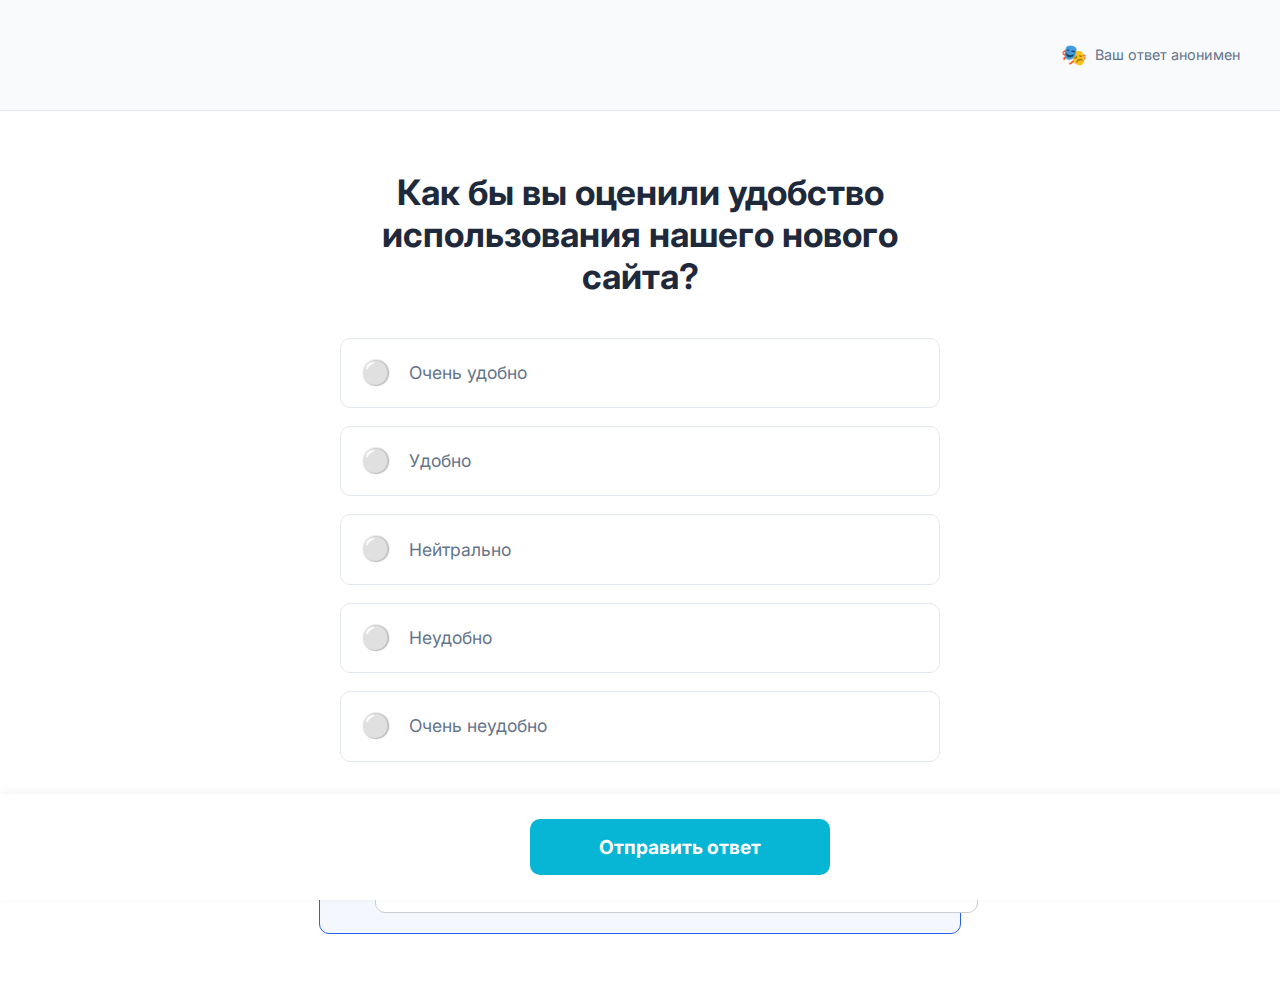
<file: templates/survey-taker.html>
<!DOCTYPE html>
<html lang="ru">
<head>
    <meta charset="UTF-8">
    <meta name="viewport" content="width=device-width, initial-scale=1.0">
    <title>PollFlow - Пройти опрос</title>
    <link rel="stylesheet" href="../static/css/style.css">
    <link rel="stylesheet" href="../static/css/constructor.css">
    <link rel="stylesheet" href="../static/css/survey-taker.css">
    <link href="https://fonts.googleapis.com/css2?family=Inter:wght@400;700&display=swap" rel="stylesheet">
</head>
<body>

    <header class="survey-header">
        <div class="timer-container">
            <div class="timer-circle">
                <span class="timer-value">05:00</span>
            </div>
        </div>
        <div class="anonymous-info">
            <span class="emoji-mask">🎭</span> Ваш ответ анонимен
        </div>
    </header>

    <main class="survey-main">
        <h1 class="survey-question">
            Как бы вы оценили удобство использования нашего нового сайта?
        </h1>

        <div class="options-list">
            <label class="option-item">
                <input type="radio" name="survey-answer" value="very-good">
                <span class="option-icon">⚪️</span> Очень удобно
            </label>
            <label class="option-item">
                <input type="radio" name="survey-answer" value="good">
                <span class="option-icon">⚪️</span> Удобно
            </label>
            <label class="option-item">
                <input type="radio" name="survey-answer" value="neutral">
                <span class="option-icon">⚪️</span> Нейтрально
            </label>
            <label class="option-item">
                <input type="radio" name="survey-answer" value="bad">
                <span class="option-icon">⚪️</span> Неудобно
            </label>
            <label class="option-item">
                <input type="radio" name="survey-answer" value="very-bad">
                <span class="option-icon">⚪️</span> Очень неудобно
            </label>
        </div>

        <div class="other-option-block">
            <label class="option-item">
                <input type="radio" name="survey-answer" value="other">
                <span class="option-icon">⚪️</span> Другой вариант
            </label>
            <input type="text" placeholder="Введите свой ответ...">
        </div>

    </main>

    <footer class="survey-footer">
        <button class="btn btn-primary btn-send-answer">Отправить ответ</button>
    </footer>

</body>
</html>
</file>
<file: style.css>
:root {
    --primary-blue: #2563eb;
    --accent-cyan: #06b6d4;
    --background-light-gray: #f8fafc;
    --background-white: #ffffff;
    --text-dark-gray: #1e293b;
    --text-medium-gray: #64748b;
    --border-radius: 10px;
    --shadow-soft: 0 4px 10px rgba(0, 0, 0, 0.05);
    --font-heading: 'Inter', sans-serif;
    --font-text: 'Inter', sans-serif;
}

body {
    font-family: var(--font-text);
    color: var(--text-dark-gray);
    background-color: var(--background-light-gray);
    margin: 0;
    padding: 0;
    line-height: 1.6;
}

h1, h2, h3 {
    font-family: var(--font-heading);
    margin-top: 0;
}

h1 {
    font-size: 3.5rem;
    line-height: 1.2;
    margin-bottom: 1rem;
}

h2 {
    font-size: 2.5rem;
    text-align: center;
    margin-bottom: 3rem;
    color: var(--text-dark-gray);
}

h3 {
    font-size: 1.5rem;
    margin-bottom: 0.8rem;
    color: var(--primary-blue);
}

p {
    margin-bottom: 1rem;
}

.subtitle {
    font-size: 1.1rem;
    color: var(--text-medium-gray);
    max-width: 600px;
    margin-bottom: 2rem;
}

.btn {
    display: inline-block;
    padding: 12px 24px;
    border: none;
    border-radius: var(--border-radius);
    cursor: pointer;
    font-family: var(--font-heading);
    font-weight: 700;
    transition: background-color 0.3s ease, color 0.3s ease, border-color 0.3s ease;
    text-decoration: none;
    text-align: center;
}

.btn-primary {
    background-color: var(--accent-cyan);
    color: var(--background-white);
}

.btn-primary:hover {
    background-color: #059aa8;
}

.btn-outline {
    background-color: transparent;
    color: var(--primary-blue);
    border: 2px solid var(--primary-blue);
}

.btn-outline:hover {
    background-color: var(--primary-blue);
    color: var(--background-white);
}

.btn-large {
    padding: 16px 32px;
    font-size: 1.1rem;
}

.section {
    padding: 80px 0;
}


.navbar {
    display: flex;
    justify-content: space-between;
    align-items: center;
    padding: 20px 40px;
    background-color: var(--background-white);
    box-shadow: var(--shadow-soft);
    position: sticky;
    top: 0;
    z-index: 1000;
}

.logo-text {
    font-family: var(--font-heading);
    font-size: 1.8rem;
    font-weight: 700;
    color: var(--primary-blue);
    cursor: pointer;
}

.nav-links {
    list-style: none;
    padding: 0;
    margin: 0;
    display: flex;
    align-items: center;
}

.nav-links li {
    margin-left: 25px;
}

.nav-links a {
    text-decoration: none;
    color: var(--text-medium-gray);
    font-weight: 700;
    transition: color 0.3s ease;
}

.nav-links a:hover {
    color: var(--accent-cyan);
}

.nav-links .btn {
    margin-left: 15px;
}


.hero-section {
    display: flex;
    align-items: center;
    justify-content: space-between;
    padding: 80px 40px;
    background-color: var(--background-white);
    min-height: 80vh;
}

.hero-content {
    flex: 1;
    max-width: 50%;
}

.hero-content h1 {
    margin-bottom: 1.5rem;
    color: var(--text-dark-gray);
}

.hero-content .subtitle {
    margin-bottom: 2.5rem;
}

.hero-cta {
    display: flex;
    gap: 20px;
}

.hero-image-container.emoji-representation {
    flex: 1;
    display: flex;
    justify-content: flex-end;
    align-items: center;
    margin-left: 40px;
    position: relative;
    width: 50%;
    max-width: 450px; 
}


.emoji-dashboard {
    background-color: rgba(37, 99, 235, 0.05); 
    padding: 25px;
    border-radius: var(--border-radius);
    box-shadow: var(--shadow-soft);
    display: flex;
    flex-direction: column;
    align-items: center;
    width: 100%;
    max-width: 350px;
    backdrop-filter: blur(5px);
    text-align: center;
}

.emoji-dashboard .chart-title {
    font-size: 1.2rem;
    font-weight: 700;
    color: var(--primary-blue);
    margin-bottom: 20px;
}

.emoji-dashboard .chart-row {
    display: flex;
    gap: 20px;
    margin-bottom: 20px;
}

.emoji-dashboard .chart-item {
    font-size: 2.5rem;
    padding: 10px;
    display: flex;
    justify-content: center;
    align-items: center;
    background-color: rgba(255, 255, 255, 0.8);
    border-radius: 8px;
    box-shadow: 0 2px 5px rgba(0,0,0,0.1);
    width: 70px; 
    height: 70px;
}

.emoji-dashboard .feature-emojis {
    display: flex;
    gap: 15px;
    margin-top: 15px;
}

.emoji-dashboard .feature-emojis .emoji-item {
    font-size: 1.8rem;
}


.features-section {
    padding: 80px 40px;
    background-color: var(--background-light-gray);
}

.features-grid {
    display: grid;
    grid-template-columns: repeat(3, 1fr);
    gap: 30px;
}

.feature-card {
    background-color: var(--background-white);
    padding: 30px;
    border-radius: var(--border-radius);
    text-align: center;
    box-shadow: var(--shadow-soft);
    display: flex;
    flex-direction: column;
    align-items: center;
    height: 100%;
    justify-content: space-between;
}

.feature-card .feature-emoji {
    font-size: 2.5rem; 
    margin-bottom: 20px;
    display: block; 
}

.feature-card h3 {
    font-size: 1.2rem;
    margin-bottom: 10px;
    color: var(--primary-blue);
}

.feature-card p {
    font-size: 0.95rem;
    color: var(--text-medium-gray);
    flex-grow: 1;
    margin-bottom: 0;
}


.cta-section {
    padding: 80px 40px;
    background-color: var(--background-white);
    text-align: center;
}

.cta-content {
    display: flex;
    flex-direction: column;
    align-items: center;
}

.cta-content h3 {
    font-size: 2rem;
    margin-bottom: 30px;
    color: var(--text-dark-gray);
}

.registration-form {
    display: flex;
    gap: 15px;
    margin-bottom: 20px;
    width: 100%;
    max-width: 400px;
    justify-content: center;
}

.registration-form input[type="text"] {
    flex-grow: 1;
    padding: 14px 20px;
    border: 1px solid #ccc;
    border-radius: var(--border-radius);
    font-size: 1rem;
    font-family: var(--font-text);
}

.registration-form input[type="text"]:focus {
    outline: none;
    border-color: var(--accent-cyan);
    box-shadow: 0 0 0 3px rgba(6, 182, 212, 0.2);
}

.registration-form .btn {
    padding: 14px 30px;
}

.terms-text {
    font-size: 0.85rem;
    color: var(--text-medium-gray);
}

.terms-text a {
    color: var(--primary-blue);
    text-decoration: underline;
}


footer {
    background-color: var(--text-dark-gray);
    color: var(--background-light-gray);
    padding: 40px 0;
    text-align: center;
}

.footer-links {
    margin-bottom: 20px;
}

.footer-links a {
    color: var(--background-light-gray);
    text-decoration: none;
    margin: 0 15px;
    font-weight: 500;
    transition: color 0.3s ease;
}

.footer-links a:hover {
    color: var(--accent-cyan);
}

.copyright {
    font-size: 0.9rem;
    opacity: 0.8;
}

/* варик адаптивности без з...ба */
@media (max-width: 992px) {
    .navbar {
        padding: 15px 20px;
    }
    .nav-links {
        display: none;
    }
    .hero-section {
        flex-direction: column;
        text-align: center;
        padding: 60px 20px;
        min-height: auto;
    }
    .hero-content {
        max-width: 100%;
        margin-bottom: 40px;
    }
    .hero-content h1 {
        font-size: 2.5rem;
    }
    .hero-cta {
        flex-direction: column;
        align-items: center;
        gap: 15px;
    }
    .btn-large {
        width: 100%;
    }
    .hero-image-container.emoji-representation {
        margin-left: 0;
        width: 100%;
        max-width: 400px; 
    }
    .emoji-dashboard {
        max-width: 100%;
    }
    .features-grid {
        grid-template-columns: 1fr;
    }
    .cta-section {
        padding: 60px 20px;
    }
    .registration-form {
        flex-direction: column;
        max-width: 100%;
    }
    .registration-form input[type="text"] {
        margin-bottom: 10px;
    }
    footer {
        padding: 30px 20px;
    }
    .footer-links a {
        margin: 0 10px;
    }
}

@media (max-width: 768px) {
    h1 {
        font-size: 2.8rem;
    }
    h2 {
        font-size: 2rem;
        margin-bottom: 2rem;
    }
    h3 {
        font-size: 1.3rem;
    }
    .btn-large {
        font-size: 1rem;
    }
}
</file>
<file: static/css/style.css>
:root {
    --primary-blue: #2563eb;
    --accent-cyan: #06b6d4;
    --background-light-gray: #f8fafc;
    --background-white: #ffffff;
    --text-dark-gray: #1e293b;
    --text-medium-gray: #64748b;
    --border-radius: 10px;
    --shadow-soft: 0 4px 10px rgba(0, 0, 0, 0.05);
    --font-heading: 'Inter', sans-serif;
    --font-text: 'Inter', sans-serif;
}

body {
    font-family: var(--font-text);
    color: var(--text-dark-gray);
    background-color: var(--background-light-gray);
    margin: 0;
    padding: 0;
    line-height: 1.6;
}

h1, h2, h3 {
    font-family: var(--font-heading);
    margin-top: 0;
}

h1 {
    font-size: 3.5rem;
    line-height: 1.2;
    margin-bottom: 1rem;
}

h2 {
    font-size: 2.5rem;
    text-align: center;
    margin-bottom: 3rem;
    color: var(--text-dark-gray);
}

h3 {
    font-size: 1.5rem;
    margin-bottom: 0.8rem;
    color: var(--primary-blue);
}

p {
    margin-bottom: 1rem;
}

.subtitle {
    font-size: 1.1rem;
    color: var(--text-medium-gray);
    max-width: 600px;
    margin-bottom: 2rem;
}

.btn {
    display: inline-block;
    padding: 12px 24px;
    border: none;
    border-radius: var(--border-radius);
    cursor: pointer;
    font-family: var(--font-heading);
    font-weight: 700;
    transition: background-color 0.3s ease, color 0.3s ease, border-color 0.3s ease;
    text-decoration: none;
    text-align: center;
}

.btn-primary {
    background-color: var(--accent-cyan);
    color: var(--background-white);
}

.btn-primary:hover {
    background-color: #059aa8;
}

.btn-outline {
    background-color: transparent;
    color: var(--primary-blue);
    border: 2px solid var(--primary-blue);
}

.btn-outline:hover {
    background-color: var(--primary-blue);
    color: var(--background-white);
}

.btn-large {
    padding: 16px 32px;
    font-size: 1.1rem;
}

.section {
    padding: 80px 0;
}


.navbar {
    display: flex;
    justify-content: space-between;
    align-items: center;
    padding: 20px 40px;
    background-color: var(--background-white);
    box-shadow: var(--shadow-soft);
    position: sticky;
    top: 0;
    z-index: 1000;
}

.logo-text {
    font-family: var(--font-heading);
    font-size: 1.8rem;
    font-weight: 700;
    color: var(--primary-blue);
    cursor: pointer;
}

.nav-links {
    list-style: none;
    padding: 0;
    margin: 0;
    display: flex;
    align-items: center;
}

.nav-links li {
    margin-left: 25px;
}

.nav-links a {
    text-decoration: none;
    color: var(--text-medium-gray);
    font-weight: 700;
    transition: color 0.3s ease;
}

.nav-links a:hover {
    color: var(--accent-cyan);
}

.nav-links .btn {
    margin-left: 15px;
}


.hero-section {
    display: flex;
    align-items: center;
    justify-content: space-between;
    padding: 80px 40px;
    background-color: var(--background-white);
    min-height: 80vh;
}

.hero-content {
    flex: 1;
    max-width: 50%;
}

.hero-content h1 {
    margin-bottom: 1.5rem;
    color: var(--text-dark-gray);
}

.hero-content .subtitle {
    margin-bottom: 2.5rem;
}

.hero-cta {
    display: flex;
    gap: 20px;
}

.hero-image-container.emoji-representation {
    flex: 1;
    display: flex;
    justify-content: flex-end;
    align-items: center;
    margin-left: 40px;
    position: relative;
    width: 50%;
    max-width: 450px; 
}


.emoji-dashboard {
    background-color: rgba(37, 99, 235, 0.05); 
    padding: 25px;
    border-radius: var(--border-radius);
    box-shadow: var(--shadow-soft);
    display: flex;
    flex-direction: column;
    align-items: center;
    width: 100%;
    max-width: 350px;
    backdrop-filter: blur(5px);
    text-align: center;
}

.emoji-dashboard .chart-title {
    font-size: 1.2rem;
    font-weight: 700;
    color: var(--primary-blue);
    margin-bottom: 20px;
}

.emoji-dashboard .chart-row {
    display: flex;
    gap: 20px;
    margin-bottom: 20px;
}

.emoji-dashboard .chart-item {
    font-size: 2.5rem;
    padding: 10px;
    display: flex;
    justify-content: center;
    align-items: center;
    background-color: rgba(255, 255, 255, 0.8);
    border-radius: 8px;
    box-shadow: 0 2px 5px rgba(0,0,0,0.1);
    width: 70px; 
    height: 70px;
}

.emoji-dashboard .feature-emojis {
    display: flex;
    gap: 15px;
    margin-top: 15px;
}

.emoji-dashboard .feature-emojis .emoji-item {
    font-size: 1.8rem;
}


.features-section {
    padding: 80px 40px;
    background-color: var(--background-light-gray);
}

.features-grid {
    display: grid;
    grid-template-columns: repeat(3, 1fr);
    gap: 30px;
}

.feature-card {
    background-color: var(--background-white);
    padding: 30px;
    border-radius: var(--border-radius);
    text-align: center;
    box-shadow: var(--shadow-soft);
    display: flex;
    flex-direction: column;
    align-items: center;
    height: 100%;
    justify-content: space-between;
}

.feature-card .feature-emoji {
    font-size: 2.5rem; 
    margin-bottom: 20px;
    display: block; 
}

.feature-card h3 {
    font-size: 1.2rem;
    margin-bottom: 10px;
    color: var(--primary-blue);
}

.feature-card p {
    font-size: 0.95rem;
    color: var(--text-medium-gray);
    flex-grow: 1;
    margin-bottom: 0;
}


.cta-section {
    padding: 80px 40px;
    background-color: var(--background-white);
    text-align: center;
}

.cta-content {
    display: flex;
    flex-direction: column;
    align-items: center;
}

.cta-content h3 {
    font-size: 2rem;
    margin-bottom: 30px;
    color: var(--text-dark-gray);
}

.registration-form {
    display: flex;
    gap: 15px;
    margin-bottom: 20px;
    width: 100%;
    max-width: 400px;
    justify-content: center;
}

.registration-form input[type="text"] {
    flex-grow: 1;
    padding: 14px 20px;
    border: 1px solid #ccc;
    border-radius: var(--border-radius);
    font-size: 1rem;
    font-family: var(--font-text);
}

.registration-form input[type="text"]:focus {
    outline: none;
    border-color: var(--accent-cyan);
    box-shadow: 0 0 0 3px rgba(6, 182, 212, 0.2);
}

.registration-form .btn {
    padding: 14px 30px;
}

.terms-text {
    font-size: 0.85rem;
    color: var(--text-medium-gray);
}

.terms-text a {
    color: var(--primary-blue);
    text-decoration: underline;
}


footer {
    background-color: var(--text-dark-gray);
    color: var(--background-light-gray);
    padding: 40px 0;
    text-align: center;
}

.footer-links {
    margin-bottom: 20px;
}

.footer-links a {
    color: var(--background-light-gray);
    text-decoration: none;
    margin: 0 15px;
    font-weight: 500;
    transition: color 0.3s ease;
}

.footer-links a:hover {
    color: var(--accent-cyan);
}

.copyright {
    font-size: 0.9rem;
    opacity: 0.8;
}

/* варик адаптивности без з...ба */
@media (max-width: 992px) {
    .navbar {
        padding: 15px 20px;
    }
    .nav-links {
        display: none;
    }
    .hero-section {
        flex-direction: column;
        text-align: center;
        padding: 60px 20px;
        min-height: auto;
    }
    .hero-content {
        max-width: 100%;
        margin-bottom: 40px;
    }
    .hero-content h1 {
        font-size: 2.5rem;
    }
    .hero-cta {
        flex-direction: column;
        align-items: center;
        gap: 15px;
    }
    .btn-large {
        width: 100%;
    }
    .hero-image-container.emoji-representation {
        margin-left: 0;
        width: 100%;
        max-width: 400px; 
    }
    .emoji-dashboard {
        max-width: 100%;
    }
    .features-grid {
        grid-template-columns: 1fr;
    }
    .cta-section {
        padding: 60px 20px;
    }
    .registration-form {
        flex-direction: column;
        max-width: 100%;
    }
    .registration-form input[type="text"] {
        margin-bottom: 10px;
    }
    footer {
        padding: 30px 20px;
    }
    .footer-links a {
        margin: 0 10px;
    }
}

@media (max-width: 768px) {
    h1 {
        font-size: 2.8rem;
    }
    h2 {
        font-size: 2rem;
        margin-bottom: 2rem;
    }
    h3 {
        font-size: 1.3rem;
    }
    .btn-large {
        font-size: 1rem;
    }
}
</file>
<file: dashboard.css>
.dashboard-layout {
    display: flex;
    min-height: 100vh; 
    background-color: var(--background-light-gray);
}


.sidebar {
    width: 280px; 
    background-color: var(--background-white);
    box-shadow: var(--shadow-soft);
    display: flex;
    flex-direction: column;
    padding: 30px 0;
    border-right: 1px solid #e2e8f0; 
}

.sidebar-header {
    text-align: center;
    margin-bottom: 40px;
}

.sidebar-header .logo-text {
    font-size: 2rem;
    font-weight: 700;
    color: var(--primary-blue);
}

.sidebar-nav ul {
    list-style: none;
    padding: 0;
    margin: 0;
}

.sidebar-nav .nav-item {
    margin-bottom: 5px; 
}

.sidebar-nav .nav-item a {
    display: flex;
    align-items: center;
    padding: 15px 30px;
    color: var(--text-medium-gray);
    text-decoration: none;
    font-weight: 500;
    transition: background-color 0.2s ease, color 0.2s ease;
    border-radius: 0 var(--border-radius) var(--border-radius) 0; 
}

.sidebar-nav .nav-item a:hover {
    background-color: var(--background-light-gray);
    color: var(--primary-blue);
}

.sidebar-nav .nav-item.active a {
    background-color: var(--primary-blue); 
    color: var(--background-white);
    font-weight: 700;
}

.sidebar-nav .nav-item a .emoji-icon {
    font-size: 1.3rem;
    margin-right: 15px;
}

.sidebar-footer {
    margin-top: auto; 
    padding: 20px 30px;
    display: flex;
    align-items: center;
    background-color: var(--background-light-gray); 
    border-top: 1px solid #e2e8f0;
}

.sidebar-footer .avatar-placeholder {
    font-size: 1.8rem;
    margin-right: 15px;
    color: var(--text-medium-gray);
}

.sidebar-footer .user-login {
    font-weight: 700;
    color: var(--text-dark-gray);
}


.main-content {
    flex-grow: 1; 
    padding: 40px;
}

.main-header {
    display: flex;
    justify-content: space-between;
    align-items: center;
    margin-bottom: 40px;
}

.main-header h1 {
    font-size: 2rem;
    color: var(--text-dark-gray);
}

.main-header .btn-primary {
    font-size: 1rem;
    padding: 12px 25px;
}

.surveys-section h2 {
    font-size: 1.8rem;
    margin-bottom: 30px;
    text-align: left; 
}

.surveys-grid {
    display: grid;
    grid-template-columns: repeat(3, 1fr); 
    gap: 30px; 
}

.survey-card {
    background-color: var(--background-white);
    border-radius: var(--border-radius);
    box-shadow: var(--shadow-soft);
    padding: 25px;
    display: flex;
    flex-direction: column;
    justify-content: space-between;
    height: 100%; 
}

.survey-card .card-header {
    display: flex;
    justify-content: space-between;
    align-items: center;
    margin-bottom: 15px;
}

.survey-card .survey-title {
    font-size: 1.2rem;
    font-weight: 700;
    color: var(--primary-blue);
    margin-bottom: 0;
    flex-grow: 1; 
    margin-right: 10px;
}

.status-badge {
    padding: 5px 12px;
    border-radius: 5px;
    font-size: 0.8rem;
    font-weight: 700;
    color: var(--background-white);
    text-transform: uppercase;
}

.status-badge.active { background-color: #22c55e; } 
.status-badge.completed { background-color: var(--text-medium-gray); } 
.status-badge.upcoming { background-color: #f97316; } 

.survey-card .card-body {
    display: flex;
    justify-content: space-between;
    align-items: center;
    margin-top: auto; 
}

.survey-card .participants {
    font-size: 0.95rem;
    color: var(--text-medium-gray);
}

.survey-card .participants strong {
    color: var(--text-dark-gray);
}

.survey-card .actions {
    display: flex;
    align-items: center;
    gap: 10px;
}

.survey-card .icon-link,
.survey-card .icon-button {
    background: none;
    border: none;
    font-size: 1.3rem; 
    cursor: pointer;
    padding: 5px;
    color: var(--text-medium-gray);
    transition: color 0.2s ease;
}

.survey-card .icon-link:hover,
.survey-card .icon-button:hover {
    color: var(--accent-cyan);
}

.survey-card .icon-button:hover {
    transform: scale(1.1);
}


.no-surveys-block {
    grid-column: 1 / -1; 
    text-align: center;
    padding: 50px 20px;
    background-color: var(--background-white);
    border-radius: var(--border-radius);
    box-shadow: var(--shadow-soft);
}

.no-surveys-block .no-surveys-icon {
    font-size: 4rem; 
    margin-bottom: 20px;
    display: block;
    color: var(--primary-blue);
}

.no-surveys-block p {
    font-size: 1.1rem;
    color: var(--text-medium-gray);
}


@media (max-width: 1200px) {
    .surveys-grid {
        grid-template-columns: repeat(2, 1fr); 
    }
}

@media (max-width: 992px) {
    .sidebar {
        width: 70px; 
    }
    .sidebar-header .logo-text {
        font-size: 1.5rem;
    }
    .sidebar-nav .nav-item a {
        justify-content: center; 
        padding: 15px 10px;
    }
    .sidebar-nav .nav-item a .emoji-icon {
        margin-right: 0; 
        font-size: 1.5rem;
    }
    .sidebar-nav .nav-item a span:not(.emoji-icon) {
        display: none; 
    }
    .sidebar-footer {
        flex-direction: column;
        align-items: center;
        padding: 20px 10px;
    }
    .sidebar-footer .avatar-placeholder {
        margin-right: 0;
        margin-bottom: 5px;
    }
    .sidebar-footer .user-login {
        font-size: 0.8rem;
        white-space: nowrap; 
    }
    .main-content {
        padding: 30px 20px;
    }
    .main-header {
        flex-direction: column;
        align-items: flex-start;
        margin-bottom: 30px;
    }
    .main-header h1 {
        font-size: 1.8rem;
        margin-bottom: 15px;
    }
    .main-header .btn-primary {
        width: 100%; 
    }
    .surveys-section h2 {
        text-align: center;
        margin-bottom: 25px;
    }
    .surveys-grid {
        grid-template-columns: 1fr;
    }
    .survey-card .card-header {
        flex-direction: column;
        align-items: flex-start;
    }
    .survey-card .survey-title {
        margin-bottom: 10px;
        margin-right: 0;
    }
    .survey-card .card-body {
        flex-direction: column;
        align-items: flex-start;
        width: 100%;
    }
    .survey-card .participants {
        margin-bottom: 15px;
    }
    .survey-card .actions {
        width: 100%;
        justify-content: space-between; 
    }
}
</file>
<file: constructor.css>
.constructor-layout {
    display: flex;
    min-height: calc(100vh - 70px); 
    padding-top: 20px; 
    padding-bottom: 90px; 
}

.settings-panel {
    width: 50%;
    padding: 30px 40px;
    background-color: var(--background-white);
    box-shadow: var(--shadow-soft);
    display: flex;
    flex-direction: column;
    overflow-y: auto; 
}

.settings-panel h1 {
    font-size: 2rem;
    margin-bottom: 30px;
    color: var(--text-dark-gray);
}

.setting-group {
    margin-bottom: 30px;
    padding-bottom: 30px;
    border-bottom: 1px solid #e2e8f0;
}

.setting-group:last-child {
    border-bottom: none;
    padding-bottom: 0;
}

.setting-group label {
    display: block;
    font-size: 1.1rem;
    font-weight: 700;
    margin-bottom: 15px;
    color: var(--text-dark-gray);
}


.setting-group textarea {
    width: 100%;
    padding: 15px 20px;
    border: 1px solid #ccc;
    border-radius: var(--border-radius);
    font-size: 1.2rem;
    font-family: var(--font-heading);
    min-height: 100px;
    resize: vertical; 
}

.setting-group textarea:focus {
    outline: none;
    border-color: var(--accent-cyan);
    box-shadow: 0 0 0 3px rgba(6, 182, 212, 0.2);
}

.radio-group .radio-option {
    display: flex;
    align-items: center;
    margin-bottom: 15px;
    cursor: pointer;
    font-size: 1rem;
    color: var(--text-medium-gray);
}

.radio-group input[type="radio"] {
    display: none; 
}

.radio-group .radio-icon {
    font-size: 1.4rem;
    margin-right: 15px;
    color: var(--text-medium-gray);
    transition: color 0.2s ease;
}

.radio-group input[type="radio"]:checked + .radio-icon {
    color: var(--accent-cyan); 
    font-size: 1.6rem; 
}


.answer-options {
    margin-top: 10px;
}

.option-input-row {
    display: flex;
    align-items: center;
    margin-bottom: 15px;
}

.option-input-row input[type="text"] {
    flex-grow: 1;
    padding: 12px 18px;
    border: 1px solid #ccc;
    border-radius: var(--border-radius);
    font-size: 1rem;
    margin-right: 10px;
}

.option-input-row input[type="text"]:focus {
    outline: none;
    border-color: var(--accent-cyan);
    box-shadow: 0 0 0 3px rgba(6, 182, 212, 0.2);
}

.btn-icon.delete-option-btn {
    background: none;
    border: none;
    font-size: 1.3rem;
    cursor: pointer;
    padding: 5px;
    color: var(--text-medium-gray);
    transition: color 0.2s ease;
}

.btn-icon.delete-option-btn:hover {
    color: #ef4444; 
}

.btn-add-option {
    width: 100%;
    text-align: center;
    margin-top: 10px;
}


.setting-group .checkbox-label {
    display: flex;
    align-items: center;
    margin-bottom: 15px;
    cursor: pointer;
    font-size: 1rem;
    color: var(--text-medium-gray);
}

.setting-group .checkbox-label .setting-checkbox {
    display: none; 
}

.setting-group .checkbox-icon {
    font-size: 1.4rem;
    margin-right: 15px;
    color: var(--text-medium-gray);
    transition: color 0.2s ease;
}

.setting-group input[type="checkbox"]:checked + .checkbox-icon {
    color: var(--accent-cyan);
    font-size: 1.6rem;
}

.setting-group .emoji-label {
    font-size: 1.1rem;
    margin-left: 8px;
    display: inline-block; 
}

.time-limit-input-group {
    display: flex;
    align-items: center;
    margin-top: 15px;
    margin-left: 45px; 
    color: var(--text-medium-gray);
}

.time-limit-input-group input[type="number"] {
    width: 80px;
    padding: 8px 12px;
    border: 1px solid #ccc;
    border-radius: var(--border-radius);
    font-size: 1rem;
    margin-right: 8px;
    text-align: center;
}

.time-limit-input-group span {
    color: var(--text-medium-gray);
}


.preview-panel {
    flex-grow: 1;
    padding: 30px 40px;
    background-color: var(--background-light-gray);
    display: flex;
    flex-direction: column;
    overflow-y: auto;
}

.preview-panel h2 {
    font-size: 1.8rem;
    margin-bottom: 30px;
    text-align: left;
    color: var(--text-dark-gray);
}

.preview-content {
    background-color: var(--background-white);
    border-radius: var(--border-radius);
    box-shadow: var(--shadow-soft);
    padding: 40px;
    margin-top: auto; 
    margin-bottom: auto; 
    max-width: 500px; 
    width: 100%;
    display: flex;
    flex-direction: column;
    align-items: center;
}

.preview-question {
    width: 100%;
    margin-bottom: 25px;
    font-size: 1.4rem;
    font-weight: 700;
    color: var(--primary-blue);
}

.preview-options {
    width: 100%;
    margin-bottom: 30px;
}

.preview-options .option-item { 
    align-items: center;
    margin-bottom: 15px;
    cursor: pointer;
    font-size: 1rem;
    color: var(--text-medium-gray);
}

.preview-options .option-item .option-icon {
    font-size: 1.4rem;
    margin-right: 15px;
    color: var(--text-medium-gray);
}

.preview-options .option-item input[type="radio"],
.preview-options .option-item input[type="checkbox"] {
    display: none; 
}

.preview-options .option-item.text-input-preview { 
    flex-direction: column;
    align-items: flex-start;
}

.preview-options .option-item.text-input-preview input[type="text"] {
    width: 100%;
    padding: 12px 18px;
    border: 1px solid #ccc;
    border-radius: var(--border-radius);
    font-size: 1rem;
}


.send-preview-btn {
    width: 100%;
    max-width: 250px; 
    font-size: 1.1rem;
    padding: 14px 28px;
}


.action-footer {
    position: fixed; 
    bottom: 0;
    left: 0;
    width: 100%;
    display: flex;
    justify-content: space-between; 
    align-items: center;
    padding: 20px 40px;
    background-color: var(--background-white);
    box-shadow: 0 -2px 10px rgba(0, 0, 0, 0.05); 
    z-index: 1001;
}

.action-footer .btn-back {
    margin-right: 15px;
}

.action-footer .btn-outline {
    padding: 12px 25px;
}

.action-footer .btn-primary {
    font-size: 1.1rem;
    padding: 12px 30px;
}


@media (max-width: 992px) {
    .constructor-layout {
        flex-direction: column;
        padding-bottom: 120px; 
    }
    .settings-panel {
        width: 100%;
        max-height: none; 
        padding: 20px 15px;
    }
    .settings-panel h1 {
        font-size: 1.8rem;
        margin-bottom: 20px;
    }
    .setting-group {
        margin-bottom: 20px;
        padding-bottom: 20px;
    }
    .option-input-row {
        flex-wrap: wrap; 
    }
    .option-input-row input[type="text"] {
        margin-right: 0;
        margin-bottom: 10px;
        width: calc(100% - 45px); 
    }
    .btn-icon.delete-option-btn {
        flex-shrink: 0;
    }
    .time-limit-input-group {
        margin-left: 0;
        flex-wrap: wrap;
        justify-content: center;
    }
    .time-limit-input-group input[type="number"] {
        margin-bottom: 8px;
        width: 70px;
    }
    .preview-panel {
        padding: 20px 15px;
    }
    .preview-panel h2 {
        text-align: center;
        margin-bottom: 20px;
    }
    .preview-content {
        padding: 30px 20px;
        margin: 0 auto; 
    }
    .send-preview-btn {
        width: 100%;
        max-width: 220px;
    }
    .action-footer {
        flex-direction: column;
        padding: 15px 15px;
        max-height: 150px; 
    }
    .action-footer .btn {
        width: 100%;
        margin-bottom: 10px;
    }
    .action-footer .btn-back {
        margin-bottom: 15px;
        margin-right: 0;
    }
}
</file>
<file: results-dashboard.css>
body {
    background-color: var(--background-light-gray);
}

.results-header {
    display: flex;
    justify-content: space-between;
    align-items: center;
    padding: 20px 40px;
    background-color: var(--background-white);
    box-shadow: var(--shadow-soft);
    margin-bottom: 30px;
}

.results-header .survey-title {
    font-size: 1.8rem;
    color: var(--primary-blue);
    font-weight: 700;
}

.results-header .header-actions {
    display: flex;
    align-items: center;
    gap: 15px;
}

.results-header .btn {
    padding: 10px 20px;
}

.results-header .btn-outline .emoji-icon {
    font-size: 1.2rem;
    margin-right: 5px;
}

.results-main {
    padding: 0 40px 40px 40px;
}

.kpi-section {
    display: flex;
    justify-content: space-around; 
    gap: 30px;
    margin-bottom: 40px;
}

.kpi-card {
    background-color: var(--background-white);
    border-radius: var(--border-radius);
    box-shadow: var(--shadow-soft);
    padding: 30px 20px;
    text-align: center;
    flex: 1; 
    display: flex;
    flex-direction: column;
    justify-content: center;
}

.kpi-card h2 {
    font-size: 1rem;
    font-weight: 700;
    color: var(--text-medium-gray);
    margin-bottom: 10px;
}

.kpi-value {
    font-size: 2.8rem;
    font-weight: 700;
    color: var(--primary-blue);
    margin: 0;
}

.kpi-value .live-dot {
    display: inline-block;
    width: 12px;
    height: 12px;
    background-color: #ef4444; 
    border-radius: 50%;
    margin-right: 8px;
    animation: pulse 1.5s infinite;
}

.kpi-value.blinking .live-dot { 
    animation: pulse 1.5s infinite;
}

.charts-section {
    display: flex;
    gap: 30px;
    margin-bottom: 40px;
}

.chart-container {
    background-color: var(--background-white);
    border-radius: var(--border-radius);
    box-shadow: var(--shadow-soft);
    padding: 30px;
    flex: 1; 
}

.chart-container h3 {
    font-size: 1.3rem;
    margin-bottom: 25px;
    color: var(--text-dark-gray);
    text-align: center;
}
.pie-chart-container {
    flex: 1.5; 
}

.pie-chart {
    position: relative;
    width: 250px; 
    height: 250px;
    margin: 0 auto 20px auto;
    border-radius: 50%;
    background: conic-gradient(
        var(--accent-cyan) 0% var(--p1, 40%),
        var(--primary-blue) var(--p1, 40%) var(--p2, 70%),
        #10b981 var(--p2, 70%) var(--p3, 90%),
        #f59e0b var(--p3, 90%) 100%
    ); 
    display: flex;
    justify-content: center;
    align-items: center;
}


.pie-chart .chart-center {
    position: absolute;
    top: 50%;
    left: 50%;
    transform: translate(-50%, -50%);
    background-color: var(--background-white);
    width: 100px;
    height: 100px;
    border-radius: 50%;
    display: flex;
    justify-content: center;
    align-items: center;
    font-size: 1.6rem;
    font-weight: 700;
    color: var(--primary-blue);
}

.chart-legend {
    text-align: center;
}

.legend-item {
    display: inline-flex;
    align-items: center;
    margin: 0 15px;
    font-size: 0.95rem;
    color: var(--text-medium-gray);
}

.legend-color {
    display: inline-block;
    width: 15px;
    height: 15px;
    border-radius: 3px;
    margin-right: 8px;
    opacity: 0.8;
}

.bar-chart-container {
    flex: 1;
}

.bar-chart {
    display: flex;
    justify-content: space-between;
    align-items: flex-end; 
    height: 200px; 
    padding-top: 20px; 
}

.bar-group {
    text-align: center;
    display: flex;
    flex-direction: column;
    align-items: center;
    flex-grow: 1;
}

.bar {
    background-color: var(--accent-cyan);
    width: 30px;
    border-radius: 4px 4px 0 0;
    margin-bottom: 5px;
    transition: height 0.5s ease-out; 
}

.bar-label {
    font-size: 0.9rem;
    color: var(--text-medium-gray);
}

.raw-data-section {
    background-color: var(--background-white);
    border-radius: var(--border-radius);
    box-shadow: var(--shadow-soft);
    padding: 30px;
}

.raw-data-section h2 {
    font-size: 1.3rem;
    margin-bottom: 20px;
    color: var(--text-dark-gray);
}

.tabs {
    display: flex;
    margin-bottom: 20px;
    border-bottom: 1px solid #e2e8f0;
}

.tab {
    padding: 10px 20px;
    cursor: pointer;
    font-weight: 700;
    color: var(--text-medium-gray);
    border-bottom: 2px solid transparent;
    transition: color 0.2s ease, border-color 0.2s ease;
}

.tab.active {
    color: var(--accent-cyan);
    border-bottom-color: var(--accent-cyan);
}

.table-wrapper {
    overflow-x: auto; 
}

table {
    width: 100%;
    border-collapse: collapse; 
}

thead {
    background-color: var(--background-light-gray);
}

th, td {
    padding: 12px 15px;
    text-align: left;
    border: 1px solid #e2e8f0;
}

th {
    font-weight: 700;
    color: var(--text-dark-gray);
}

tbody tr:nth-child(even) {
    background-color: var(--background-light-gray);
}


.live-indicator {
    position: fixed;
    bottom: 20px;
    right: 20px;
    background-color: #ef4444; 
    color: white;
    padding: 8px 15px;
    border-radius: 20px; 
    display: flex;
    align-items: center;
    font-weight: 700;
    font-size: 0.9rem;
    box-shadow: 0 4px 15px rgba(239, 68, 68, 0.3);
    z-index: 1002;
}

.live-indicator .live-dot {
    width: 10px;
    height: 10px;
    background-color: white;
    border-radius: 50%;
    margin-right: 8px;
    animation: pulse 1.5s infinite;
}

@keyframes pulse {
    0% {
        transform: scale(1);
        opacity: 1;
    }
    50% {
        transform: scale(1.2);
        opacity: 0.7;
    }
    100% {
        transform: scale(1);
        opacity: 1;
    }
}

@media (max-width: 992px) {
    .results-header {
        flex-direction: column;
        padding: 20px 15px;
    }
    .results-header .survey-title {
        font-size: 1.5rem;
        margin-bottom: 15px;
    }
    .results-header .header-actions {
        width: 100%;
        justify-content: flex-end;
    }
    .kpi-section {
        flex-wrap: wrap;
        justify-content: center;
    }
    .kpi-card {
        flex: none;
        width: 45%; 
        margin-bottom: 20px;
    }
    .kpi-value {
        font-size: 2rem;
    }
    .charts-section {
        flex-direction: column;
        gap: 20px;
    }
    .pie-chart {
        width: 200px;
        height: 200px;
    }
    .pie-chart .chart-center {
        width: 80px;
        height: 80px;
        font-size: 1.3rem;
    }
    .chart-legend {
        text-align: left;
        margin-top: 20px;
        display: flex;
        flex-wrap: wrap;
        justify-content: center;
        gap: 15px;
    }
    .legend-item {
        margin: 0 5px;
    }
    .bar-chart {
        height: 150px;
    }
    .bar {
        width: 25px;
    }
    .raw-data-section {
        padding: 20px 15px;
    }
    table {
        font-size: 0.9rem;
    }
    .live-indicator {
        bottom: 15px;
        right: 15px;
        padding: 6px 12px;
        font-size: 0.8rem;
    }
}

@media (max-width: 480px) {
    .kpi-card {
        width: 90%; 
    }
    .chart-legend {
        flex-direction: column;
        align-items: center;
    }
    .legend-item {
        margin: 5px 0;
    }
    .results-header .header-actions {
        flex-direction: column;
        align-items: flex-end;
        width: 100%;
    }
    .results-header .btn {
        width: 100%;
        margin-bottom: 10px;
    }
    .results-header .btn-outline {
        margin-bottom: 0;
    }
}
</file>
<file: survey-taker.css>
body {
    background-color: var(--background-white);
}

.survey-header {
    display: flex;
    justify-content: space-between;
    align-items: center;
    padding: 20px 40px;
    background-color: var(--background-light-gray);
    border-bottom: 1px solid #e2e8f0;
    min-height: 70px;
}

.timer-container {
    opacity: 0;
    transition: opacity 0.3s ease;
}

.timer-container.visible {
    opacity: 1;
}

.timer-circle {
    width: 60px;
    height: 60px;
    border-radius: 50%;
    background-color: var(--primary-blue);
    display: flex;
    justify-content: center;
    align-items: center;
    color: var(--background-white);
    font-weight: 700;
    font-size: 1.1rem;
    box-shadow: inset 0 0 0 5px currentColor, 0 0 10px rgba(37, 99, 235, 0.3);
}

.anonymous-info {
    display: flex;
    align-items: center;
    color: var(--text-medium-gray);
    font-size: 0.9rem;
}

.anonymous-info .emoji-mask {
    font-size: 1.3rem;
    margin-right: 8px;
}

.survey-main {
    padding: 60px 40px;
    max-width: 600px;
    margin: 0 auto;
    display: flex;
    flex-direction: column;
    align-items: center;
}

.survey-question {
    font-size: 2.2rem;
    color: var(--text-dark-gray);
    text-align: center;
    margin-bottom: 40px;
    line-height: 1.2;
}

.options-list, .other-option-block {
    width: 100%;
}

.options-list .option-item, .other-option-block .option-item {
    display: flex;
    align-items: center;
    margin-bottom: 18px;
    cursor: pointer;
    font-size: 1.1rem;
    color: var(--text-medium-gray);
    padding: 15px 20px;
    border-radius: var(--border-radius);
    border: 1px solid #e2e8f0;
    transition: background-color 0.2s ease, border-color 0.2s ease;
}

.options-list .option-item:hover, .other-option-block .option-item:hover {
    background-color: var(--background-light-gray);
    border-color: var(--accent-cyan);
}

.options-list input[type="radio"],
.options-list input[type="checkbox"] {
    display: none;
}

.options-list .option-icon {
    font-size: 1.5rem;
    margin-right: 18px;
    color: var(--text-medium-gray);
    transition: color 0.2s ease;
}

.options-list input[type="radio"]:checked + .option-icon {
    content: "✅";
    color: var(--accent-cyan); 
    font-size: 1.5rem; 
}


.other-option-block {
    margin-top: 25px;
    border: 1px solid var(--primary-blue);
    background-color: rgba(37, 99, 235, 0.05);
    padding: 20px 20px;
    border-radius: var(--border-radius);
}

.other-option-block .option-item {
    border: none;
    background: none;
    padding: 0;
    margin-bottom: 15px;
}

.other-option-block .option-item:hover {
    background: none;
    border-color: transparent;
}

.other-option-block input[type="text"] {
    width: calc(100% - 35px);
    margin-left: 35px;
    padding: 12px 18px;
    border: 1px solid #ccc;
    border-radius: var(--border-radius);
    font-size: 1rem;
}

.other-option-block input[type="text"]:focus {
    outline: none;
    border-color: var(--accent-cyan);
    box-shadow: 0 0 0 3px rgba(6, 182, 212, 0.2);
}

.survey-footer {
    position: fixed;
    bottom: 0;
    left: 0;
    width: 100%;
    padding: 25px 40px;
    background-color: var(--background-white);
    box-shadow: 0 -2px 10px rgba(0, 0, 0, 0.05);
    text-align: center;
    z-index: 1001;
}

.btn-send-answer {
    font-size: 1.2rem;
    padding: 16px 32px;
    width: 100%;
    max-width: 300px;
}

@media (max-width: 768px) {
    .survey-header {
        padding: 15px 20px;
        min-height: auto;
    }
    .timer-container {
        margin-right: 10px;
    }
    .timer-circle {
        width: 50px;
        height: 50px;
        font-size: 0.9rem;
    }
    .anonymous-info {
        font-size: 0.8rem;
    }
    .anonymous-info .emoji-mask {
        font-size: 1.1rem;
        margin-right: 5px;
    }
    .survey-main {
        padding: 40px 20px;
    }
    .survey-question {
        font-size: 1.8rem;
        margin-bottom: 30px;
    }
    .options-list .option-item, .other-option-block .option-item {
        padding: 12px 15px;
        font-size: 1rem;
        margin-bottom: 12px;
    }
    .options-list .option-icon, .other-option-block .option-icon {
        font-size: 1.3rem;
        margin-right: 15px;
    }
    .other-option-block input[type="text"] {
        width: calc(100% - 30px);
    }
    .survey-footer {
        padding: 20px 15px;
    }
    .btn-send-answer {
        font-size: 1.1rem;
        padding: 14px 28px;
    }
}
</file>
<file: static/css/dashboard.css>
.dashboard-layout {
    display: flex;
    min-height: 100vh; 
    background-color: var(--background-light-gray);
}


.sidebar {
    width: 280px; 
    background-color: var(--background-white);
    box-shadow: var(--shadow-soft);
    display: flex;
    flex-direction: column;
    padding: 30px 0;
    border-right: 1px solid #e2e8f0; 
}

.sidebar-header {
    text-align: center;
    margin-bottom: 40px;
}

.sidebar-header .logo-text {
    font-size: 2rem;
    font-weight: 700;
    color: var(--primary-blue);
}

.sidebar-nav ul {
    list-style: none;
    padding: 0;
    margin: 0;
}

.sidebar-nav .nav-item {
    margin-bottom: 5px; 
}

.sidebar-nav .nav-item a {
    display: flex;
    align-items: center;
    padding: 15px 30px;
    color: var(--text-medium-gray);
    text-decoration: none;
    font-weight: 500;
    transition: background-color 0.2s ease, color 0.2s ease;
    border-radius: 0 var(--border-radius) var(--border-radius) 0; 
}

.sidebar-nav .nav-item a:hover {
    background-color: var(--background-light-gray);
    color: var(--primary-blue);
}

.sidebar-nav .nav-item.active a {
    background-color: var(--primary-blue); 
    color: var(--background-white);
    font-weight: 700;
}

.sidebar-nav .nav-item a .emoji-icon {
    font-size: 1.3rem;
    margin-right: 15px;
}

.sidebar-footer {
    margin-top: auto; 
    padding: 20px 30px;
    display: flex;
    align-items: center;
    background-color: var(--background-light-gray); 
    border-top: 1px solid #e2e8f0;
}

.sidebar-footer .avatar-placeholder {
    font-size: 1.8rem;
    margin-right: 15px;
    color: var(--text-medium-gray);
}

.sidebar-footer .user-login {
    font-weight: 700;
    color: var(--text-dark-gray);
}


.main-content {
    flex-grow: 1; 
    padding: 40px;
}

.main-header {
    display: flex;
    justify-content: space-between;
    align-items: center;
    margin-bottom: 40px;
}

.main-header h1 {
    font-size: 2rem;
    color: var(--text-dark-gray);
}

.main-header .btn-primary {
    font-size: 1rem;
    padding: 12px 25px;
}

.surveys-section h2 {
    font-size: 1.8rem;
    margin-bottom: 30px;
    text-align: left; 
}

.surveys-grid {
    display: grid;
    grid-template-columns: repeat(3, 1fr); 
    gap: 30px; 
}

.survey-card {
    background-color: var(--background-white);
    border-radius: var(--border-radius);
    box-shadow: var(--shadow-soft);
    padding: 25px;
    display: flex;
    flex-direction: column;
    justify-content: space-between;
    height: 100%; 
}

.survey-card .card-header {
    display: flex;
    justify-content: space-between;
    align-items: center;
    margin-bottom: 15px;
}

.survey-card .survey-title {
    font-size: 1.2rem;
    font-weight: 700;
    color: var(--primary-blue);
    margin-bottom: 0;
    flex-grow: 1; 
    margin-right: 10px;
}

.status-badge {
    padding: 5px 12px;
    border-radius: 5px;
    font-size: 0.8rem;
    font-weight: 700;
    color: var(--background-white);
    text-transform: uppercase;
}

.status-badge.active { background-color: #22c55e; } 
.status-badge.completed { background-color: var(--text-medium-gray); } 
.status-badge.upcoming { background-color: #f97316; } 

.survey-card .card-body {
    display: flex;
    justify-content: space-between;
    align-items: center;
    margin-top: auto; 
}

.survey-card .participants {
    font-size: 0.95rem;
    color: var(--text-medium-gray);
}

.survey-card .participants strong {
    color: var(--text-dark-gray);
}

.survey-card .actions {
    display: flex;
    align-items: center;
    gap: 10px;
}

.survey-card .icon-link,
.survey-card .icon-button {
    background: none;
    border: none;
    font-size: 1.3rem; 
    cursor: pointer;
    padding: 5px;
    color: var(--text-medium-gray);
    transition: color 0.2s ease;
}

.survey-card .icon-link:hover,
.survey-card .icon-button:hover {
    color: var(--accent-cyan);
}

.survey-card .icon-button:hover {
    transform: scale(1.1);
}


.no-surveys-block {
    grid-column: 1 / -1; 
    text-align: center;
    padding: 50px 20px;
    background-color: var(--background-white);
    border-radius: var(--border-radius);
    box-shadow: var(--shadow-soft);
}

.no-surveys-block .no-surveys-icon {
    font-size: 4rem; 
    margin-bottom: 20px;
    display: block;
    color: var(--primary-blue);
}

.no-surveys-block p {
    font-size: 1.1rem;
    color: var(--text-medium-gray);
}


@media (max-width: 1200px) {
    .surveys-grid {
        grid-template-columns: repeat(2, 1fr); 
    }
}

@media (max-width: 992px) {
    .sidebar {
        width: 70px; 
    }
    .sidebar-header .logo-text {
        font-size: 1.5rem;
    }
    .sidebar-nav .nav-item a {
        justify-content: center; 
        padding: 15px 10px;
    }
    .sidebar-nav .nav-item a .emoji-icon {
        margin-right: 0; 
        font-size: 1.5rem;
    }
    .sidebar-nav .nav-item a span:not(.emoji-icon) {
        display: none; 
    }
    .sidebar-footer {
        flex-direction: column;
        align-items: center;
        padding: 20px 10px;
    }
    .sidebar-footer .avatar-placeholder {
        margin-right: 0;
        margin-bottom: 5px;
    }
    .sidebar-footer .user-login {
        font-size: 0.8rem;
        white-space: nowrap; 
    }
    .main-content {
        padding: 30px 20px;
    }
    .main-header {
        flex-direction: column;
        align-items: flex-start;
        margin-bottom: 30px;
    }
    .main-header h1 {
        font-size: 1.8rem;
        margin-bottom: 15px;
    }
    .main-header .btn-primary {
        width: 100%; 
    }
    .surveys-section h2 {
        text-align: center;
        margin-bottom: 25px;
    }
    .surveys-grid {
        grid-template-columns: 1fr;
    }
    .survey-card .card-header {
        flex-direction: column;
        align-items: flex-start;
    }
    .survey-card .survey-title {
        margin-bottom: 10px;
        margin-right: 0;
    }
    .survey-card .card-body {
        flex-direction: column;
        align-items: flex-start;
        width: 100%;
    }
    .survey-card .participants {
        margin-bottom: 15px;
    }
    .survey-card .actions {
        width: 100%;
        justify-content: space-between; 
    }
}
</file>
<file: static/css/constructor.css>
.constructor-layout {
    display: flex;
    min-height: calc(100vh - 70px); 
    padding-top: 20px; 
    padding-bottom: 90px; 
}

.settings-panel {
    width: 50%;
    padding: 30px 40px;
    background-color: var(--background-white);
    box-shadow: var(--shadow-soft);
    display: flex;
    flex-direction: column;
    overflow-y: auto; 
}

.settings-panel h1 {
    font-size: 2rem;
    margin-bottom: 30px;
    color: var(--text-dark-gray);
}

.setting-group {
    margin-bottom: 30px;
    padding-bottom: 30px;
    border-bottom: 1px solid #e2e8f0;
}

.setting-group:last-child {
    border-bottom: none;
    padding-bottom: 0;
}

.setting-group label {
    display: block;
    font-size: 1.1rem;
    font-weight: 700;
    margin-bottom: 15px;
    color: var(--text-dark-gray);
}


.setting-group textarea {
    width: 100%;
    padding: 15px 20px;
    border: 1px solid #ccc;
    border-radius: var(--border-radius);
    font-size: 1.2rem;
    font-family: var(--font-heading);
    min-height: 100px;
    resize: vertical; 
}

.setting-group textarea:focus {
    outline: none;
    border-color: var(--accent-cyan);
    box-shadow: 0 0 0 3px rgba(6, 182, 212, 0.2);
}

.radio-group .radio-option {
    display: flex;
    align-items: center;
    margin-bottom: 15px;
    cursor: pointer;
    font-size: 1rem;
    color: var(--text-medium-gray);
}

.radio-group input[type="radio"] {
    display: none; 
}

.radio-group .radio-icon {
    font-size: 1.4rem;
    margin-right: 15px;
    color: var(--text-medium-gray);
    transition: color 0.2s ease;
}

.radio-group input[type="radio"]:checked + .radio-icon {
    color: var(--accent-cyan); 
    font-size: 1.6rem; 
}


.answer-options {
    margin-top: 10px;
}

.option-input-row {
    display: flex;
    align-items: center;
    margin-bottom: 15px;
}

.option-input-row input[type="text"] {
    flex-grow: 1;
    padding: 12px 18px;
    border: 1px solid #ccc;
    border-radius: var(--border-radius);
    font-size: 1rem;
    margin-right: 10px;
}

.option-input-row input[type="text"]:focus {
    outline: none;
    border-color: var(--accent-cyan);
    box-shadow: 0 0 0 3px rgba(6, 182, 212, 0.2);
}

.btn-icon.delete-option-btn {
    background: none;
    border: none;
    font-size: 1.3rem;
    cursor: pointer;
    padding: 5px;
    color: var(--text-medium-gray);
    transition: color 0.2s ease;
}

.btn-icon.delete-option-btn:hover {
    color: #ef4444; 
}

.btn-add-option {
    width: 100%;
    text-align: center;
    margin-top: 10px;
}


.setting-group .checkbox-label {
    display: flex;
    align-items: center;
    margin-bottom: 15px;
    cursor: pointer;
    font-size: 1rem;
    color: var(--text-medium-gray);
}

.setting-group .checkbox-label .setting-checkbox {
    display: none; 
}

.setting-group .checkbox-icon {
    font-size: 1.4rem;
    margin-right: 15px;
    color: var(--text-medium-gray);
    transition: color 0.2s ease;
}

.setting-group input[type="checkbox"]:checked + .checkbox-icon {
    color: var(--accent-cyan);
    font-size: 1.6rem;
}

.setting-group .emoji-label {
    font-size: 1.1rem;
    margin-left: 8px;
    display: inline-block; 
}

.time-limit-input-group {
    display: flex;
    align-items: center;
    margin-top: 15px;
    margin-left: 45px; 
    color: var(--text-medium-gray);
}

.time-limit-input-group input[type="number"] {
    width: 80px;
    padding: 8px 12px;
    border: 1px solid #ccc;
    border-radius: var(--border-radius);
    font-size: 1rem;
    margin-right: 8px;
    text-align: center;
}

.time-limit-input-group span {
    color: var(--text-medium-gray);
}


.preview-panel {
    flex-grow: 1;
    padding: 30px 40px;
    background-color: var(--background-light-gray);
    display: flex;
    flex-direction: column;
    overflow-y: auto;
}

.preview-panel h2 {
    font-size: 1.8rem;
    margin-bottom: 30px;
    text-align: left;
    color: var(--text-dark-gray);
}

.preview-content {
    background-color: var(--background-white);
    border-radius: var(--border-radius);
    box-shadow: var(--shadow-soft);
    padding: 40px;
    margin-top: auto; 
    margin-bottom: auto; 
    max-width: 500px; 
    width: 100%;
    display: flex;
    flex-direction: column;
    align-items: center;
}

.preview-question {
    width: 100%;
    margin-bottom: 25px;
    font-size: 1.4rem;
    font-weight: 700;
    color: var(--primary-blue);
}

.preview-options {
    width: 100%;
    margin-bottom: 30px;
}

.preview-options .option-item { 
    align-items: center;
    margin-bottom: 15px;
    cursor: pointer;
    font-size: 1rem;
    color: var(--text-medium-gray);
}

.preview-options .option-item .option-icon {
    font-size: 1.4rem;
    margin-right: 15px;
    color: var(--text-medium-gray);
}

.preview-options .option-item input[type="radio"],
.preview-options .option-item input[type="checkbox"] {
    display: none; 
}

.preview-options .option-item.text-input-preview { 
    flex-direction: column;
    align-items: flex-start;
}

.preview-options .option-item.text-input-preview input[type="text"] {
    width: 100%;
    padding: 12px 18px;
    border: 1px solid #ccc;
    border-radius: var(--border-radius);
    font-size: 1rem;
}


.send-preview-btn {
    width: 100%;
    max-width: 250px; 
    font-size: 1.1rem;
    padding: 14px 28px;
}


.action-footer {
    position: fixed; 
    bottom: 0;
    left: 0;
    width: 100%;
    display: flex;
    justify-content: space-between; 
    align-items: center;
    padding: 20px 40px;
    background-color: var(--background-white);
    box-shadow: 0 -2px 10px rgba(0, 0, 0, 0.05); 
    z-index: 1001;
}

.action-footer .btn-back {
    margin-right: 15px;
}

.action-footer .btn-outline {
    padding: 12px 25px;
}

.action-footer .btn-primary {
    font-size: 1.1rem;
    padding: 12px 30px;
}


@media (max-width: 992px) {
    .constructor-layout {
        flex-direction: column;
        padding-bottom: 120px; 
    }
    .settings-panel {
        width: 100%;
        max-height: none; 
        padding: 20px 15px;
    }
    .settings-panel h1 {
        font-size: 1.8rem;
        margin-bottom: 20px;
    }
    .setting-group {
        margin-bottom: 20px;
        padding-bottom: 20px;
    }
    .option-input-row {
        flex-wrap: wrap; 
    }
    .option-input-row input[type="text"] {
        margin-right: 0;
        margin-bottom: 10px;
        width: calc(100% - 45px); 
    }
    .btn-icon.delete-option-btn {
        flex-shrink: 0;
    }
    .time-limit-input-group {
        margin-left: 0;
        flex-wrap: wrap;
        justify-content: center;
    }
    .time-limit-input-group input[type="number"] {
        margin-bottom: 8px;
        width: 70px;
    }
    .preview-panel {
        padding: 20px 15px;
    }
    .preview-panel h2 {
        text-align: center;
        margin-bottom: 20px;
    }
    .preview-content {
        padding: 30px 20px;
        margin: 0 auto; 
    }
    .send-preview-btn {
        width: 100%;
        max-width: 220px;
    }
    .action-footer {
        flex-direction: column;
        padding: 15px 15px;
        max-height: 150px; 
    }
    .action-footer .btn {
        width: 100%;
        margin-bottom: 10px;
    }
    .action-footer .btn-back {
        margin-bottom: 15px;
        margin-right: 0;
    }
}
</file>
<file: static/css/results-dashboard.css>
body {
    background-color: var(--background-light-gray);
}

.results-header {
    display: flex;
    justify-content: space-between;
    align-items: center;
    padding: 20px 40px;
    background-color: var(--background-white);
    box-shadow: var(--shadow-soft);
    margin-bottom: 30px;
}

.results-header .survey-title {
    font-size: 1.8rem;
    color: var(--primary-blue);
    font-weight: 700;
}

.results-header .header-actions {
    display: flex;
    align-items: center;
    gap: 15px;
}

.results-header .btn {
    padding: 10px 20px;
}

.results-header .btn-outline .emoji-icon {
    font-size: 1.2rem;
    margin-right: 5px;
}

.results-main {
    padding: 0 40px 40px 40px;
}

.kpi-section {
    display: flex;
    justify-content: space-around; 
    gap: 30px;
    margin-bottom: 40px;
}

.kpi-card {
    background-color: var(--background-white);
    border-radius: var(--border-radius);
    box-shadow: var(--shadow-soft);
    padding: 30px 20px;
    text-align: center;
    flex: 1; 
    display: flex;
    flex-direction: column;
    justify-content: center;
}

.kpi-card h2 {
    font-size: 1rem;
    font-weight: 700;
    color: var(--text-medium-gray);
    margin-bottom: 10px;
}

.kpi-value {
    font-size: 2.8rem;
    font-weight: 700;
    color: var(--primary-blue);
    margin: 0;
}

.kpi-value .live-dot {
    display: inline-block;
    width: 12px;
    height: 12px;
    background-color: #ef4444; 
    border-radius: 50%;
    margin-right: 8px;
    animation: pulse 1.5s infinite;
}

.kpi-value.blinking .live-dot { 
    animation: pulse 1.5s infinite;
}

.charts-section {
    display: flex;
    gap: 30px;
    margin-bottom: 40px;
}

.chart-container {
    background-color: var(--background-white);
    border-radius: var(--border-radius);
    box-shadow: var(--shadow-soft);
    padding: 30px;
    flex: 1; 
}

.chart-container h3 {
    font-size: 1.3rem;
    margin-bottom: 25px;
    color: var(--text-dark-gray);
    text-align: center;
}
.pie-chart-container {
    flex: 1.5; 
}

.pie-chart {
    position: relative;
    width: 250px; 
    height: 250px;
    margin: 0 auto 20px auto;
    border-radius: 50%;
    background: conic-gradient(
        var(--accent-cyan) 0% var(--p1, 40%),
        var(--primary-blue) var(--p1, 40%) var(--p2, 70%),
        #10b981 var(--p2, 70%) var(--p3, 90%),
        #f59e0b var(--p3, 90%) 100%
    ); 
    display: flex;
    justify-content: center;
    align-items: center;
}


.pie-chart .chart-center {
    position: absolute;
    top: 50%;
    left: 50%;
    transform: translate(-50%, -50%);
    background-color: var(--background-white);
    width: 100px;
    height: 100px;
    border-radius: 50%;
    display: flex;
    justify-content: center;
    align-items: center;
    font-size: 1.6rem;
    font-weight: 700;
    color: var(--primary-blue);
}

.chart-legend {
    text-align: center;
}

.legend-item {
    display: inline-flex;
    align-items: center;
    margin: 0 15px;
    font-size: 0.95rem;
    color: var(--text-medium-gray);
}

.legend-color {
    display: inline-block;
    width: 15px;
    height: 15px;
    border-radius: 3px;
    margin-right: 8px;
    opacity: 0.8;
}

.bar-chart-container {
    flex: 1;
}

.bar-chart {
    display: flex;
    justify-content: space-between;
    align-items: flex-end; 
    height: 200px; 
    padding-top: 20px; 
}

.bar-group {
    text-align: center;
    display: flex;
    flex-direction: column;
    align-items: center;
    flex-grow: 1;
}

.bar {
    background-color: var(--accent-cyan);
    width: 30px;
    border-radius: 4px 4px 0 0;
    margin-bottom: 5px;
    transition: height 0.5s ease-out; 
}

.bar-label {
    font-size: 0.9rem;
    color: var(--text-medium-gray);
}

.raw-data-section {
    background-color: var(--background-white);
    border-radius: var(--border-radius);
    box-shadow: var(--shadow-soft);
    padding: 30px;
}

.raw-data-section h2 {
    font-size: 1.3rem;
    margin-bottom: 20px;
    color: var(--text-dark-gray);
}

.tabs {
    display: flex;
    margin-bottom: 20px;
    border-bottom: 1px solid #e2e8f0;
}

.tab {
    padding: 10px 20px;
    cursor: pointer;
    font-weight: 700;
    color: var(--text-medium-gray);
    border-bottom: 2px solid transparent;
    transition: color 0.2s ease, border-color 0.2s ease;
}

.tab.active {
    color: var(--accent-cyan);
    border-bottom-color: var(--accent-cyan);
}

.table-wrapper {
    overflow-x: auto; 
}

table {
    width: 100%;
    border-collapse: collapse; 
}

thead {
    background-color: var(--background-light-gray);
}

th, td {
    padding: 12px 15px;
    text-align: left;
    border: 1px solid #e2e8f0;
}

th {
    font-weight: 700;
    color: var(--text-dark-gray);
}

tbody tr:nth-child(even) {
    background-color: var(--background-light-gray);
}


.live-indicator {
    position: fixed;
    bottom: 20px;
    right: 20px;
    background-color: #ef4444; 
    color: white;
    padding: 8px 15px;
    border-radius: 20px; 
    display: flex;
    align-items: center;
    font-weight: 700;
    font-size: 0.9rem;
    box-shadow: 0 4px 15px rgba(239, 68, 68, 0.3);
    z-index: 1002;
}

.live-indicator .live-dot {
    width: 10px;
    height: 10px;
    background-color: white;
    border-radius: 50%;
    margin-right: 8px;
    animation: pulse 1.5s infinite;
}

@keyframes pulse {
    0% {
        transform: scale(1);
        opacity: 1;
    }
    50% {
        transform: scale(1.2);
        opacity: 0.7;
    }
    100% {
        transform: scale(1);
        opacity: 1;
    }
}

@media (max-width: 992px) {
    .results-header {
        flex-direction: column;
        padding: 20px 15px;
    }
    .results-header .survey-title {
        font-size: 1.5rem;
        margin-bottom: 15px;
    }
    .results-header .header-actions {
        width: 100%;
        justify-content: flex-end;
    }
    .kpi-section {
        flex-wrap: wrap;
        justify-content: center;
    }
    .kpi-card {
        flex: none;
        width: 45%; 
        margin-bottom: 20px;
    }
    .kpi-value {
        font-size: 2rem;
    }
    .charts-section {
        flex-direction: column;
        gap: 20px;
    }
    .pie-chart {
        width: 200px;
        height: 200px;
    }
    .pie-chart .chart-center {
        width: 80px;
        height: 80px;
        font-size: 1.3rem;
    }
    .chart-legend {
        text-align: left;
        margin-top: 20px;
        display: flex;
        flex-wrap: wrap;
        justify-content: center;
        gap: 15px;
    }
    .legend-item {
        margin: 0 5px;
    }
    .bar-chart {
        height: 150px;
    }
    .bar {
        width: 25px;
    }
    .raw-data-section {
        padding: 20px 15px;
    }
    table {
        font-size: 0.9rem;
    }
    .live-indicator {
        bottom: 15px;
        right: 15px;
        padding: 6px 12px;
        font-size: 0.8rem;
    }
}

@media (max-width: 480px) {
    .kpi-card {
        width: 90%; 
    }
    .chart-legend {
        flex-direction: column;
        align-items: center;
    }
    .legend-item {
        margin: 5px 0;
    }
    .results-header .header-actions {
        flex-direction: column;
        align-items: flex-end;
        width: 100%;
    }
    .results-header .btn {
        width: 100%;
        margin-bottom: 10px;
    }
    .results-header .btn-outline {
        margin-bottom: 0;
    }
}
</file>
<file: static/css/survey-taker.css>
body {
    background-color: var(--background-white);
}

.survey-header {
    display: flex;
    justify-content: space-between;
    align-items: center;
    padding: 20px 40px;
    background-color: var(--background-light-gray);
    border-bottom: 1px solid #e2e8f0;
    min-height: 70px;
}

.timer-container {
    opacity: 0;
    transition: opacity 0.3s ease;
}

.timer-container.visible {
    opacity: 1;
}

.timer-circle {
    width: 60px;
    height: 60px;
    border-radius: 50%;
    background-color: var(--primary-blue);
    display: flex;
    justify-content: center;
    align-items: center;
    color: var(--background-white);
    font-weight: 700;
    font-size: 1.1rem;
    box-shadow: inset 0 0 0 5px currentColor, 0 0 10px rgba(37, 99, 235, 0.3);
}

.anonymous-info {
    display: flex;
    align-items: center;
    color: var(--text-medium-gray);
    font-size: 0.9rem;
}

.anonymous-info .emoji-mask {
    font-size: 1.3rem;
    margin-right: 8px;
}

.survey-main {
    padding: 60px 40px;
    max-width: 600px;
    margin: 0 auto;
    display: flex;
    flex-direction: column;
    align-items: center;
}

.survey-question {
    font-size: 2.2rem;
    color: var(--text-dark-gray);
    text-align: center;
    margin-bottom: 40px;
    line-height: 1.2;
}

.options-list, .other-option-block {
    width: 100%;
}

.options-list .option-item, .other-option-block .option-item {
    display: flex;
    align-items: center;
    margin-bottom: 18px;
    cursor: pointer;
    font-size: 1.1rem;
    color: var(--text-medium-gray);
    padding: 15px 20px;
    border-radius: var(--border-radius);
    border: 1px solid #e2e8f0;
    transition: background-color 0.2s ease, border-color 0.2s ease;
}

.options-list .option-item:hover, .other-option-block .option-item:hover {
    background-color: var(--background-light-gray);
    border-color: var(--accent-cyan);
}

.options-list input[type="radio"],
.options-list input[type="checkbox"] {
    display: none;
}

.options-list .option-icon {
    font-size: 1.5rem;
    margin-right: 18px;
    color: var(--text-medium-gray);
    transition: color 0.2s ease;
}

.options-list input[type="radio"]:checked + .option-icon {
    content: "✅";
    color: var(--accent-cyan); 
    font-size: 1.5rem; 
}


.other-option-block {
    margin-top: 25px;
    border: 1px solid var(--primary-blue);
    background-color: rgba(37, 99, 235, 0.05);
    padding: 20px 20px;
    border-radius: var(--border-radius);
}

.other-option-block .option-item {
    border: none;
    background: none;
    padding: 0;
    margin-bottom: 15px;
}

.other-option-block .option-item:hover {
    background: none;
    border-color: transparent;
}

.other-option-block input[type="text"] {
    width: calc(100% - 35px);
    margin-left: 35px;
    padding: 12px 18px;
    border: 1px solid #ccc;
    border-radius: var(--border-radius);
    font-size: 1rem;
}

.other-option-block input[type="text"]:focus {
    outline: none;
    border-color: var(--accent-cyan);
    box-shadow: 0 0 0 3px rgba(6, 182, 212, 0.2);
}

.survey-footer {
    position: fixed;
    bottom: 0;
    left: 0;
    width: 100%;
    padding: 25px 40px;
    background-color: var(--background-white);
    box-shadow: 0 -2px 10px rgba(0, 0, 0, 0.05);
    text-align: center;
    z-index: 1001;
}

.btn-send-answer {
    font-size: 1.2rem;
    padding: 16px 32px;
    width: 100%;
    max-width: 300px;
}

@media (max-width: 768px) {
    .survey-header {
        padding: 15px 20px;
        min-height: auto;
    }
    .timer-container {
        margin-right: 10px;
    }
    .timer-circle {
        width: 50px;
        height: 50px;
        font-size: 0.9rem;
    }
    .anonymous-info {
        font-size: 0.8rem;
    }
    .anonymous-info .emoji-mask {
        font-size: 1.1rem;
        margin-right: 5px;
    }
    .survey-main {
        padding: 40px 20px;
    }
    .survey-question {
        font-size: 1.8rem;
        margin-bottom: 30px;
    }
    .options-list .option-item, .other-option-block .option-item {
        padding: 12px 15px;
        font-size: 1rem;
        margin-bottom: 12px;
    }
    .options-list .option-icon, .other-option-block .option-icon {
        font-size: 1.3rem;
        margin-right: 15px;
    }
    .other-option-block input[type="text"] {
        width: calc(100% - 30px);
    }
    .survey-footer {
        padding: 20px 15px;
    }
    .btn-send-answer {
        font-size: 1.1rem;
        padding: 14px 28px;
    }
}
</file>
